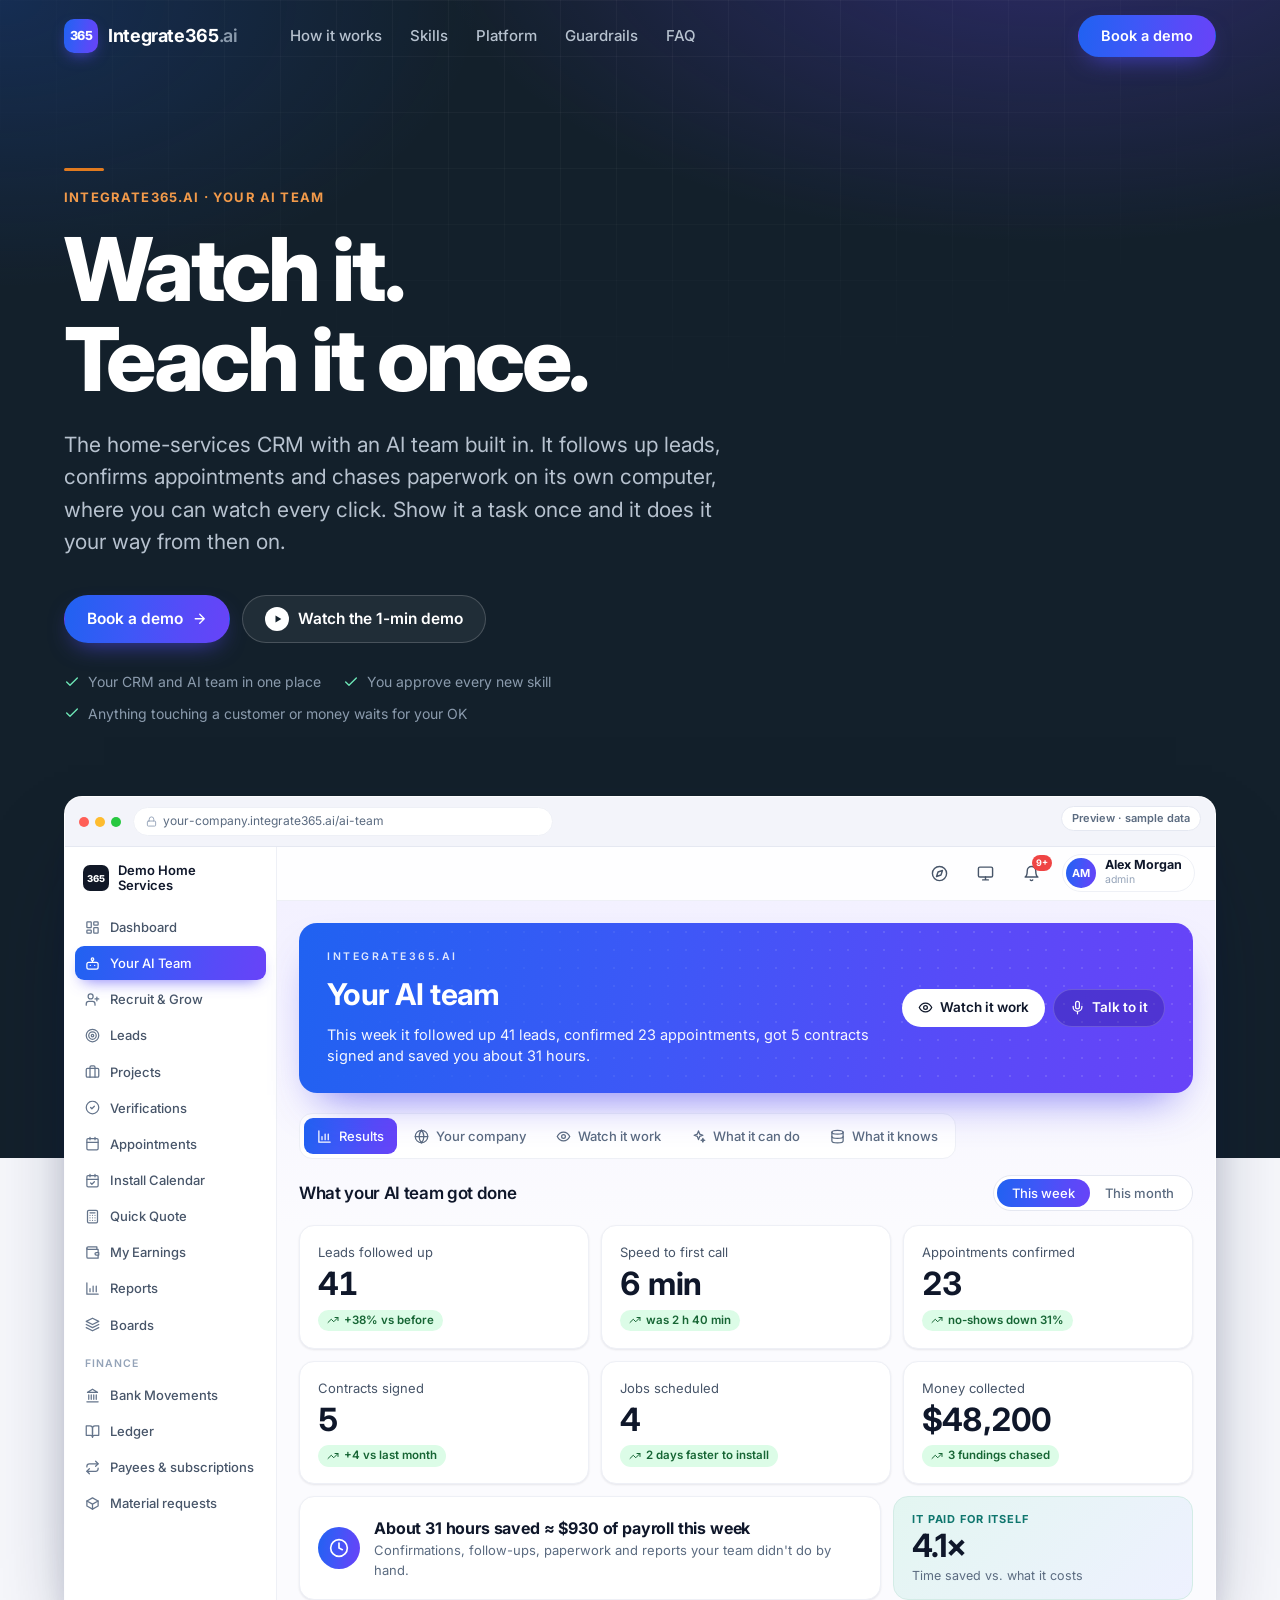
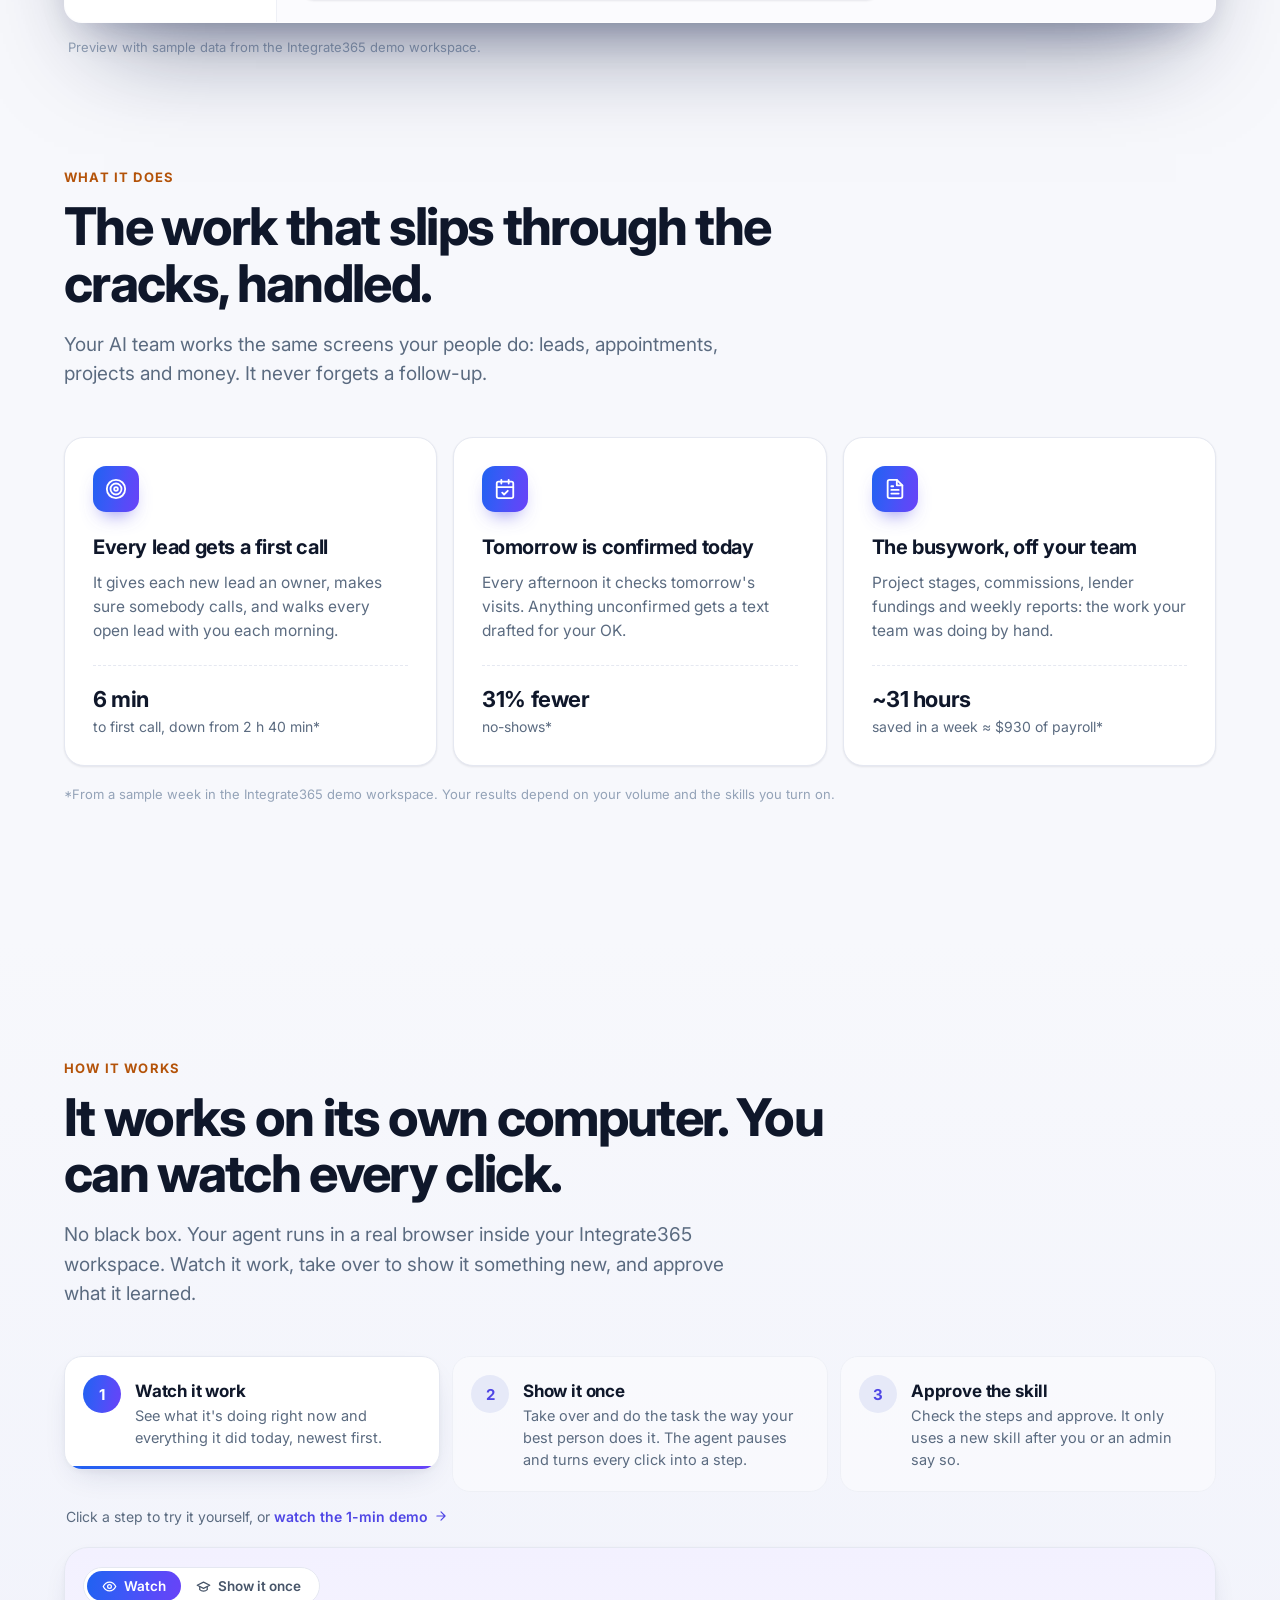
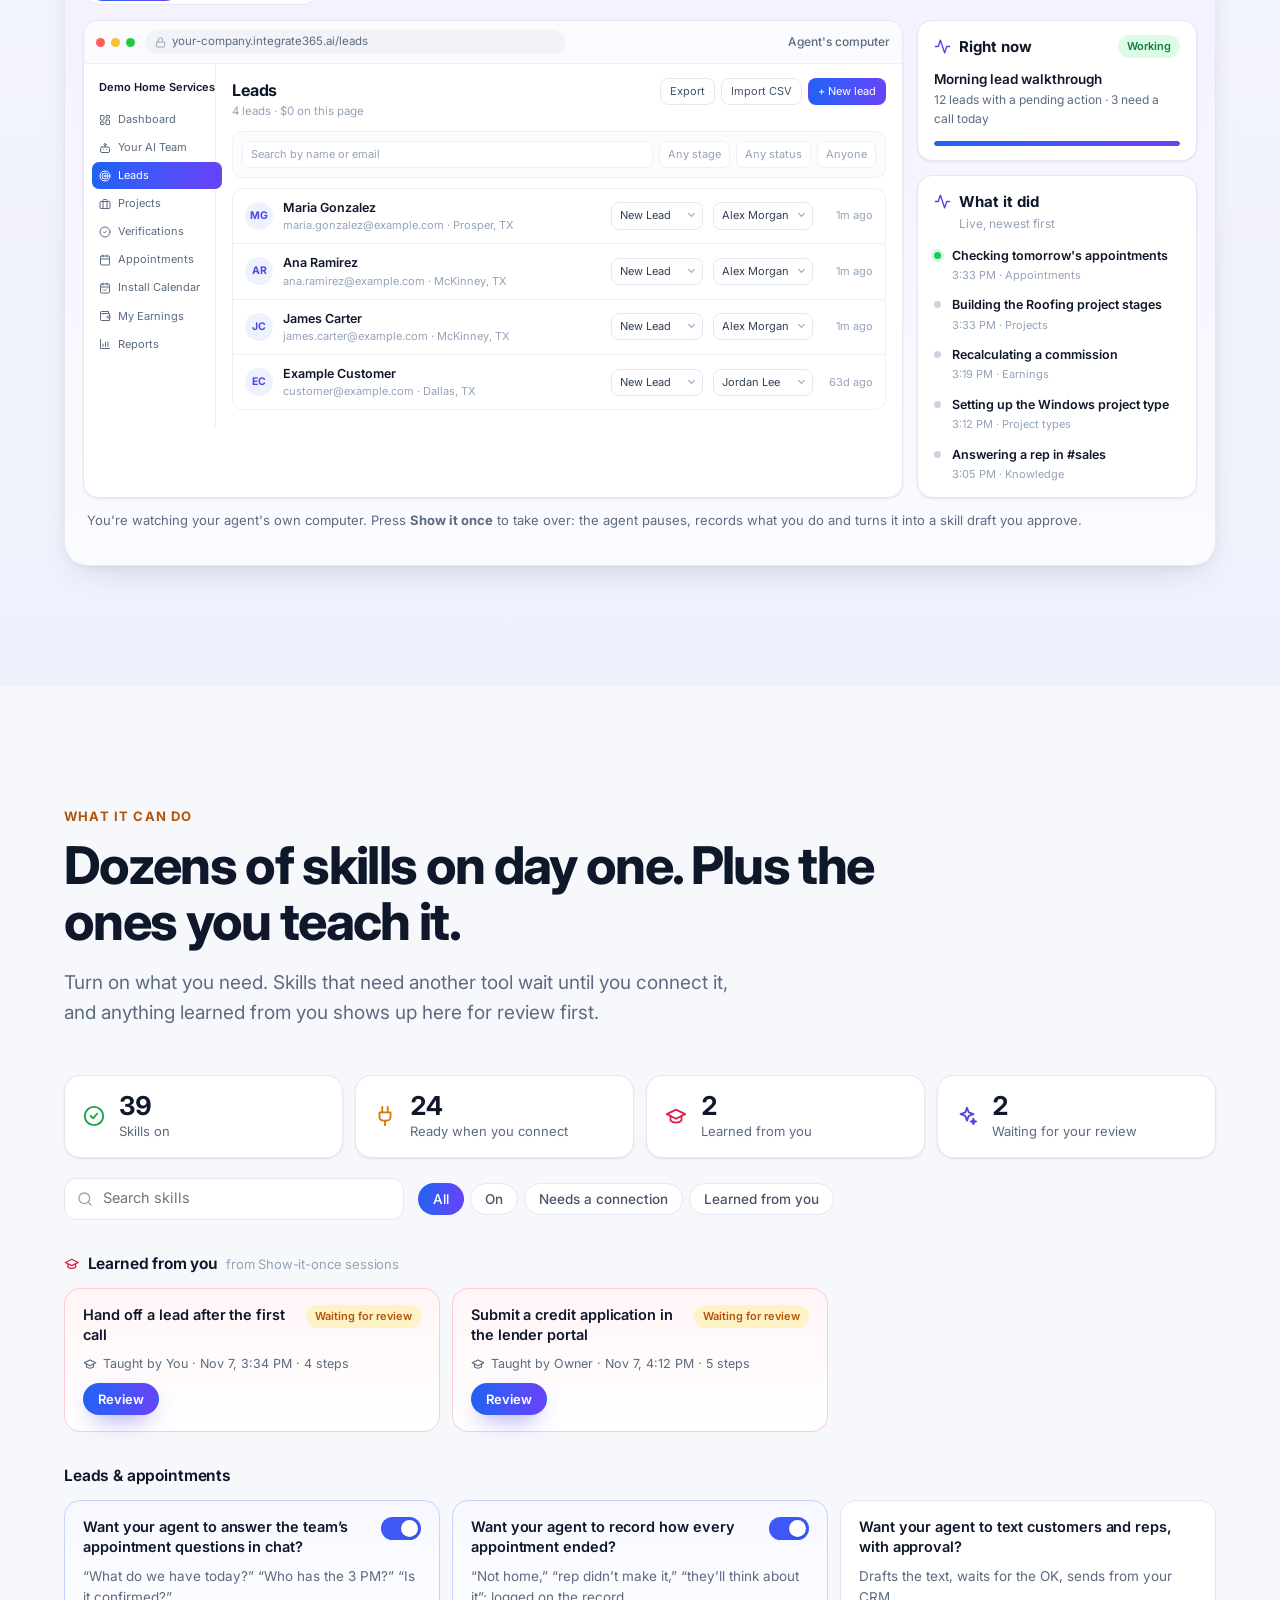
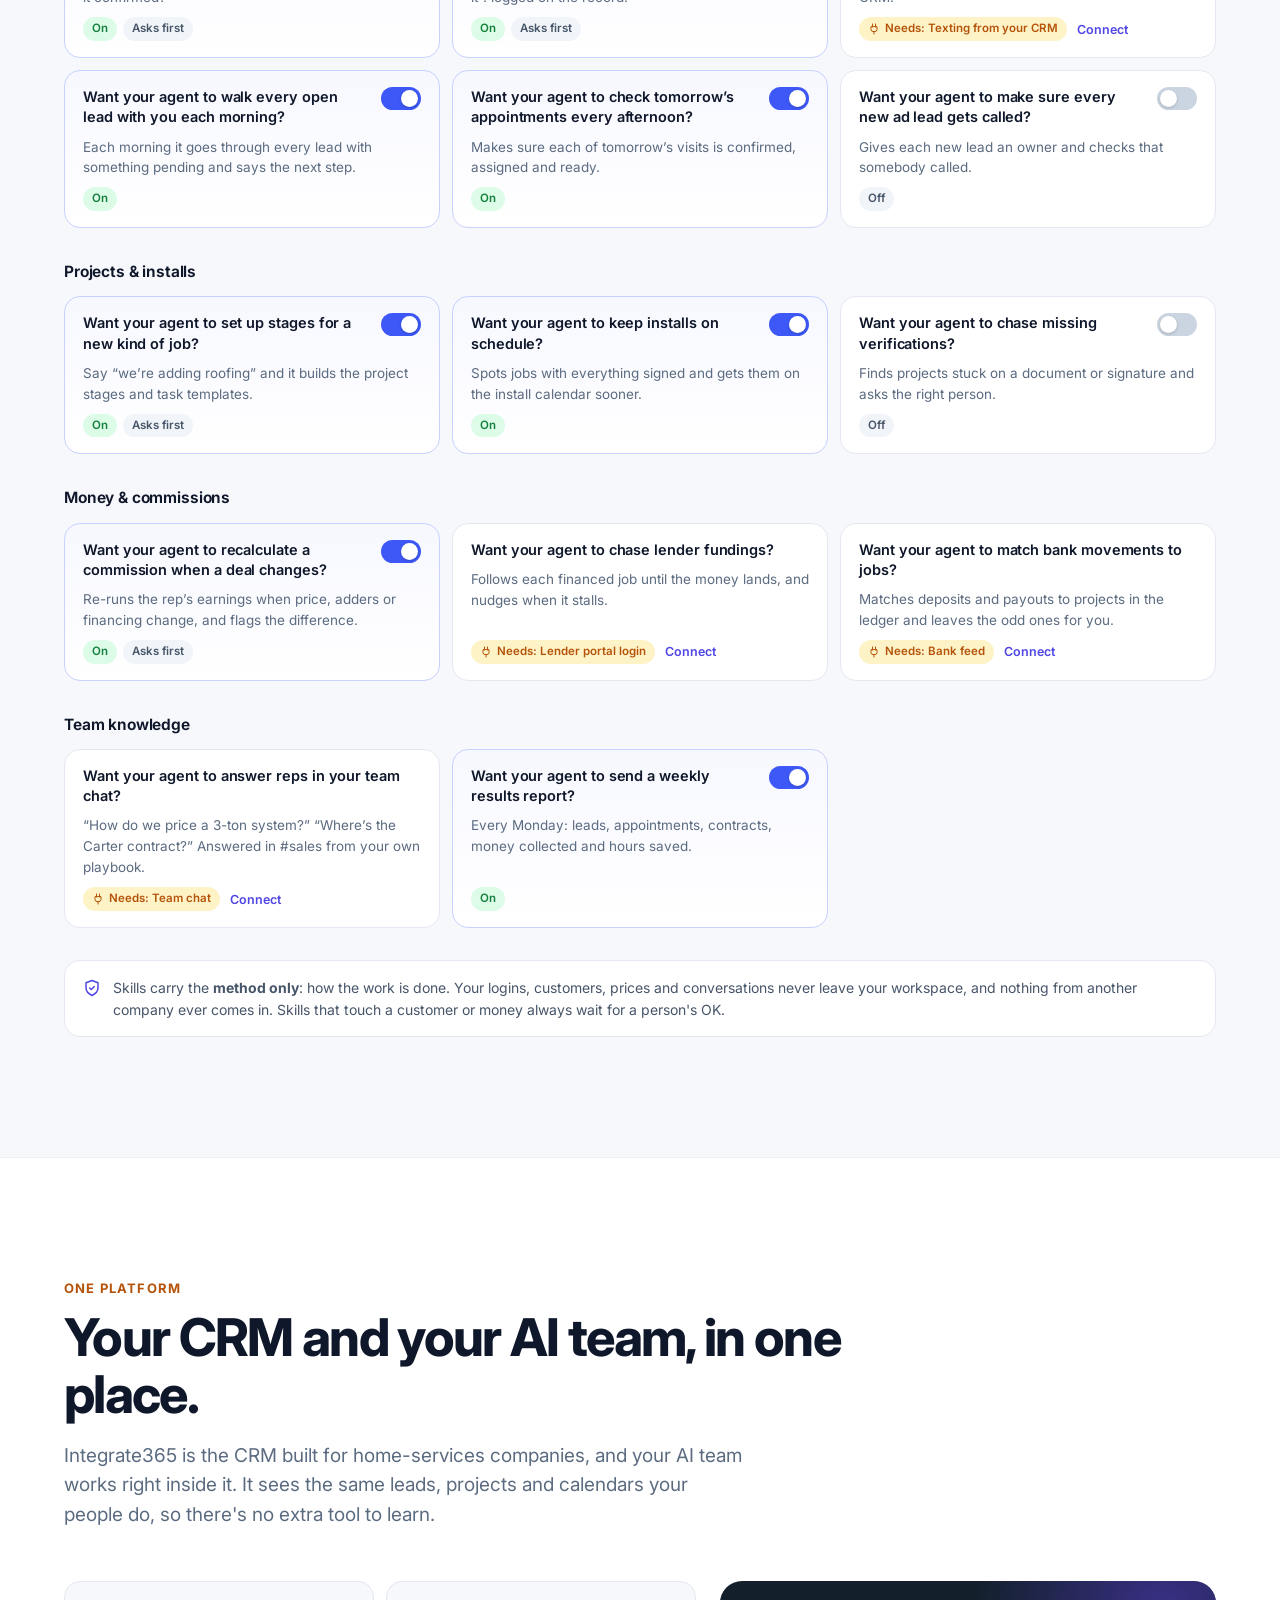
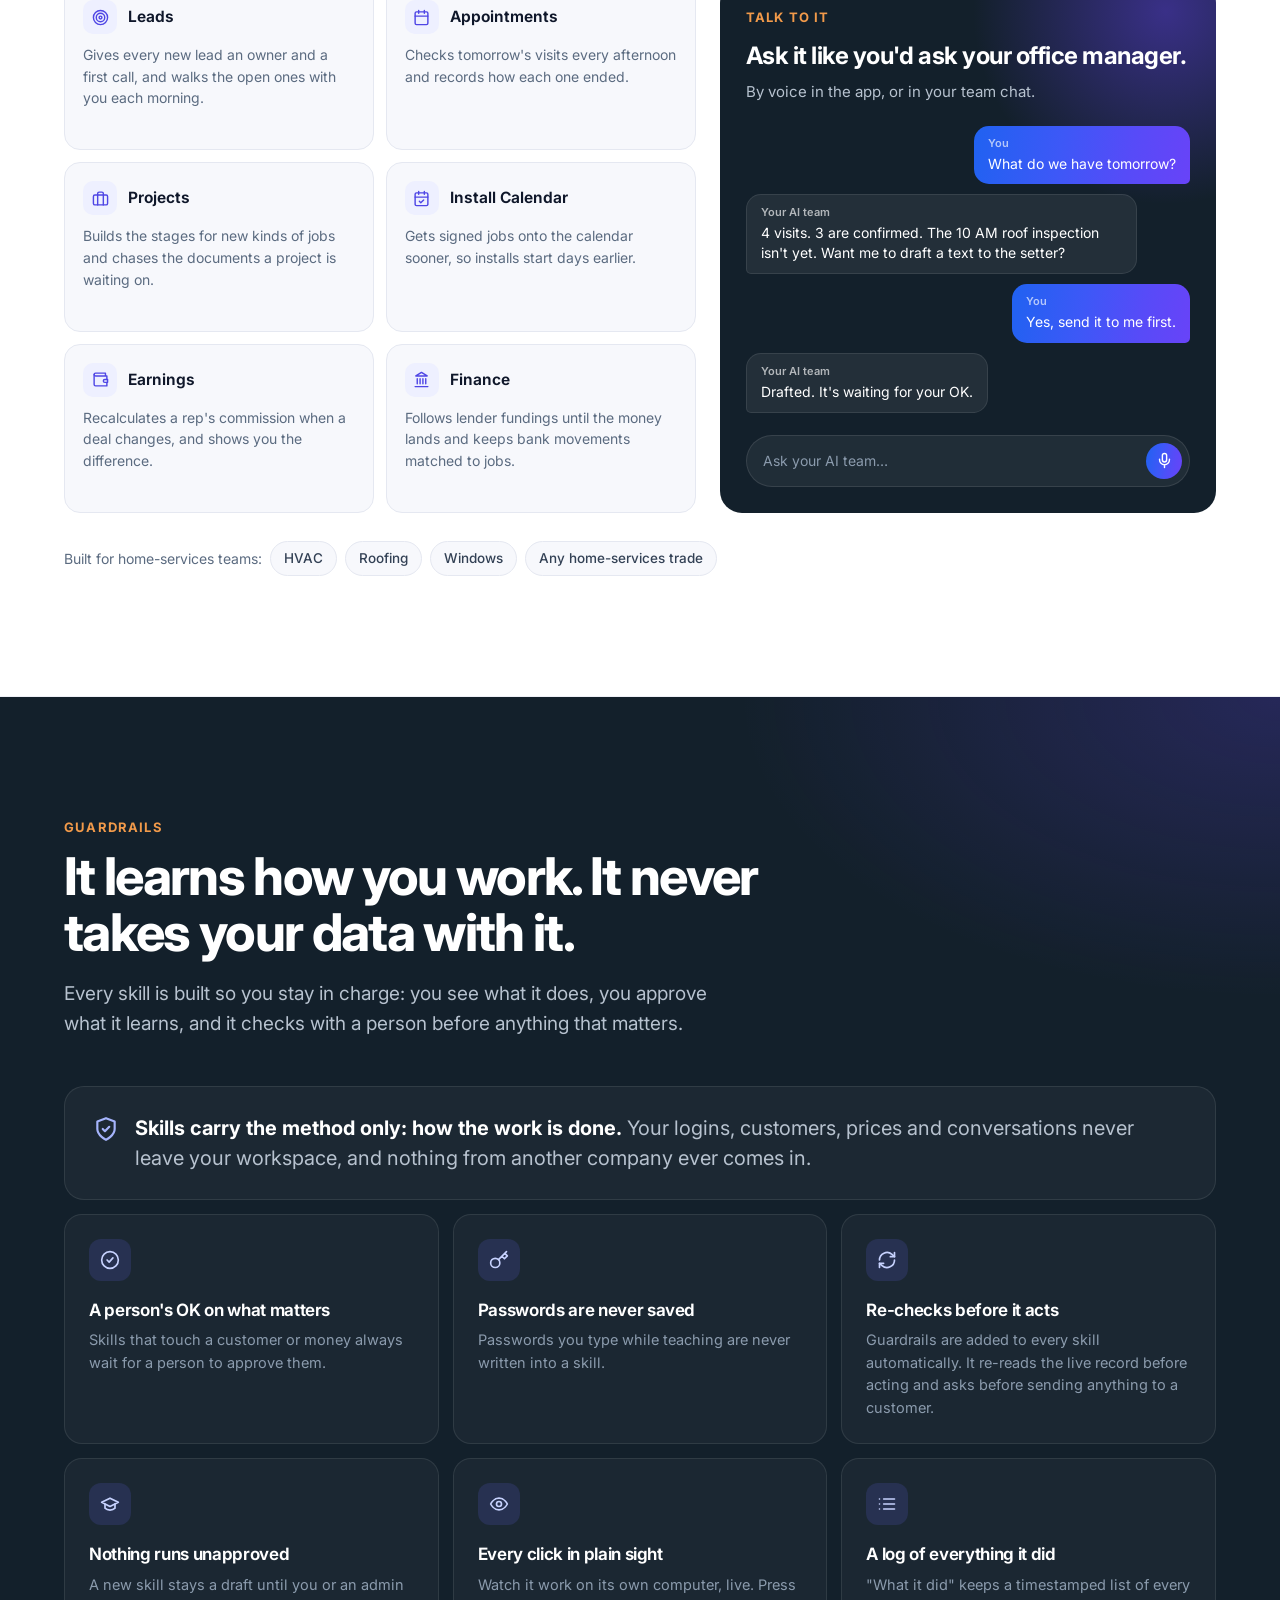
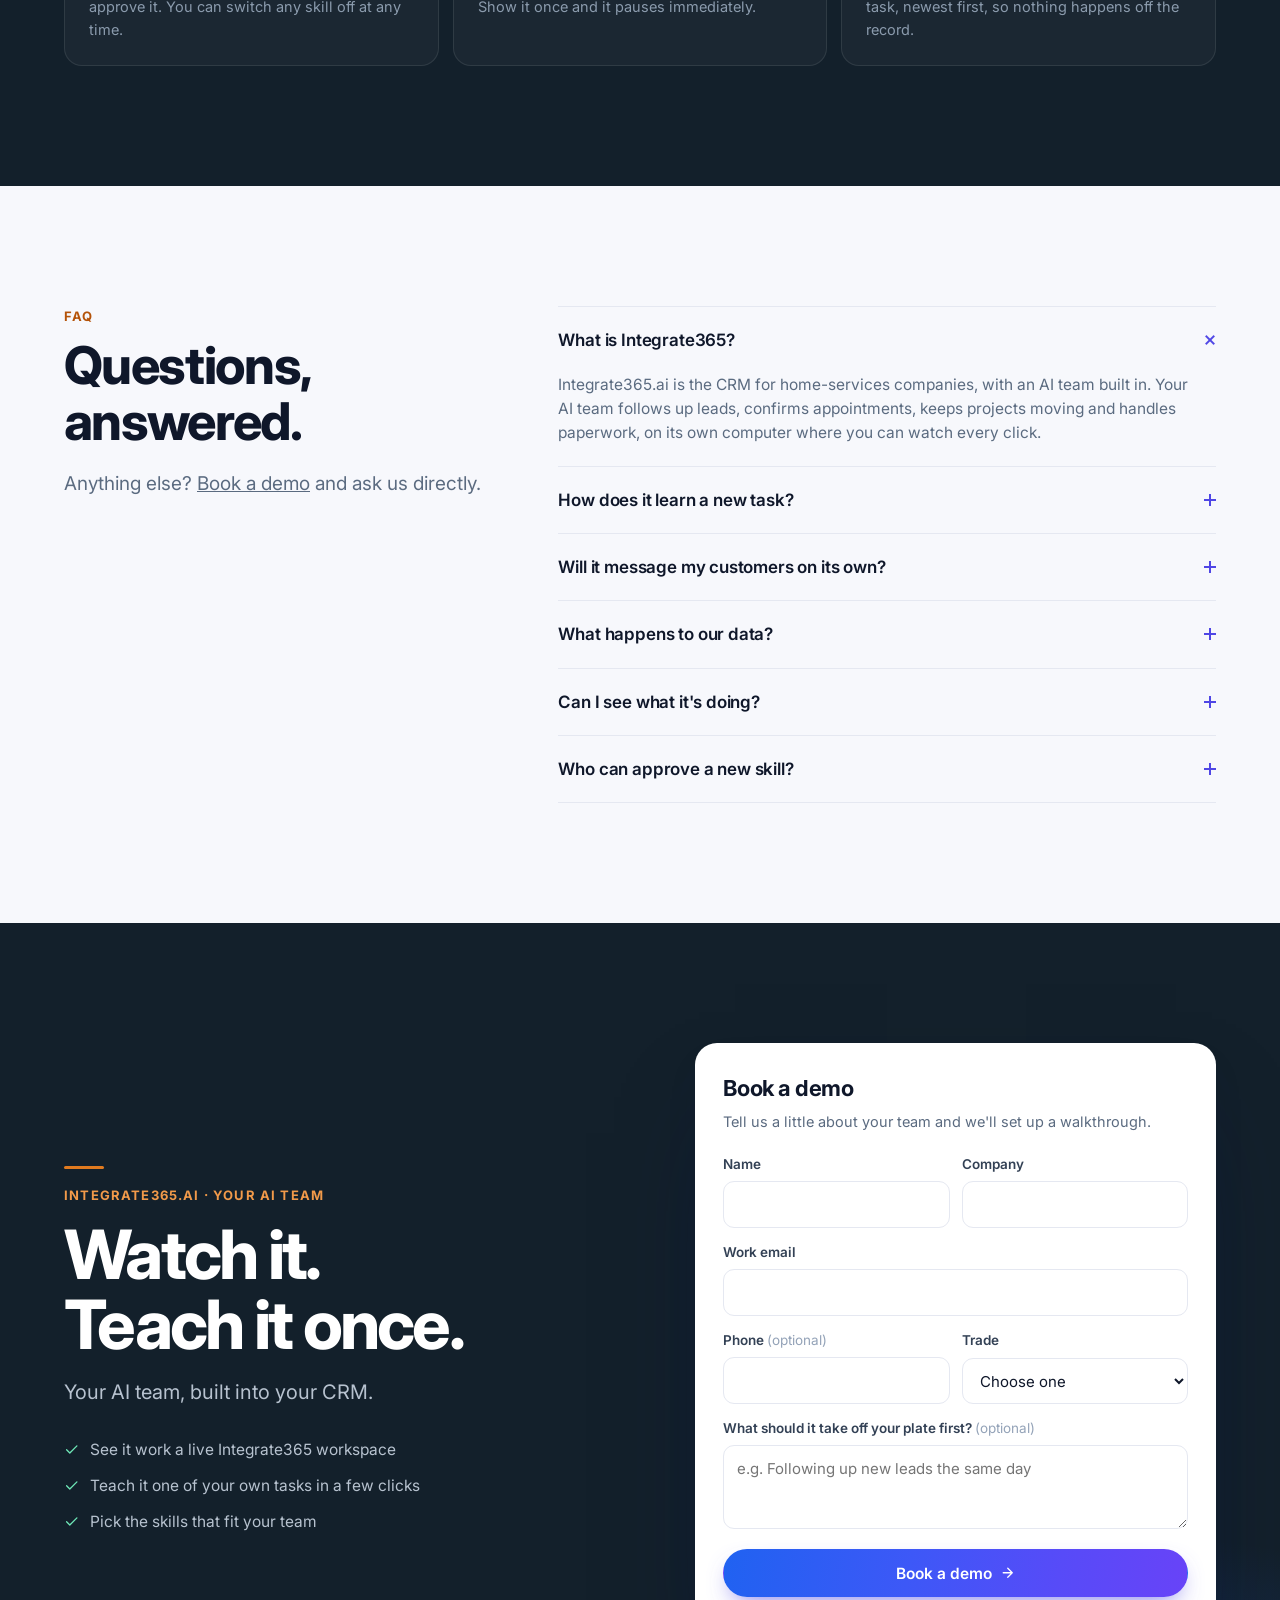
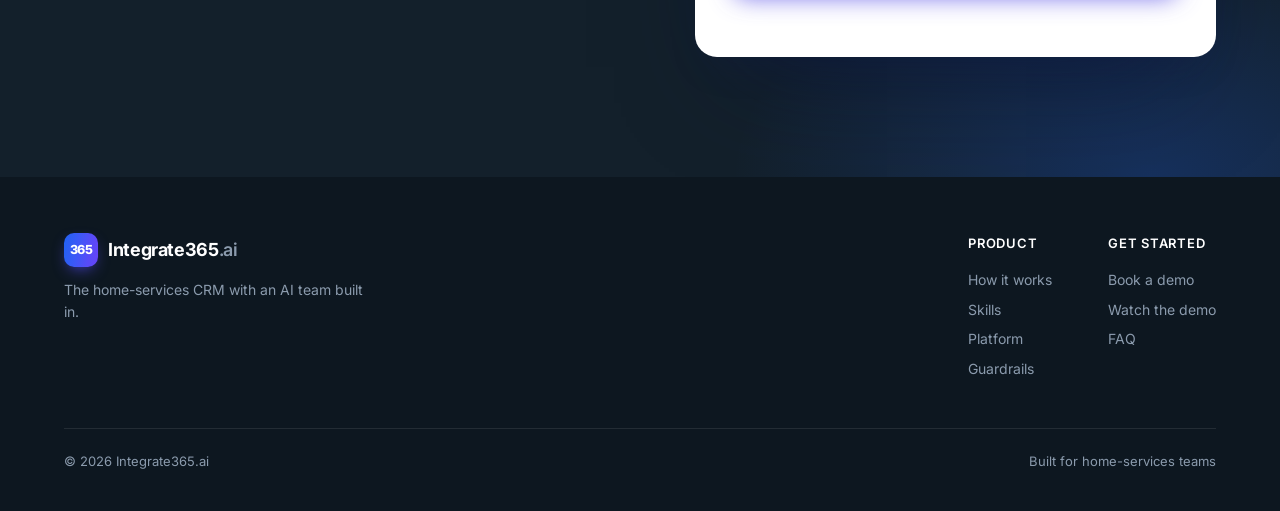
<file: integrate365-site/index.html>
<!doctype html>
<html lang="en">
<head>
<meta charset="utf-8">
<meta name="viewport" content="width=device-width, initial-scale=1">
<title>Integrate365.ai: the home-services CRM with an AI team built in</title>
<meta name="description" content="Integrate365.ai is the CRM for home-services companies, with an AI team built in. Watch it follow up leads, confirm appointments and chase paperwork, then show it a task once and it learns it.">
<link rel="canonical" href="https://integrate365.ai/">
<meta name="theme-color" content="#13202b">

<meta property="og:type" content="website">
<meta property="og:site_name" content="Integrate365.ai">
<meta property="og:url" content="https://integrate365.ai/">
<meta property="og:title" content="Integrate365.ai: Watch it. Teach it once.">
<meta property="og:description" content="The home-services CRM with an AI team built in. It follows up leads, confirms appointments and chases paperwork, and learns any task you show it once.">
<meta property="og:image" content="https://integrate365.ai/assets/og-image.png">
<meta property="og:image:width" content="1200">
<meta property="og:image:height" content="630">
<meta name="twitter:card" content="summary_large_image">
<meta name="twitter:title" content="Integrate365.ai: Watch it. Teach it once.">
<meta name="twitter:description" content="The home-services CRM with an AI team built in.">
<meta name="twitter:image" content="https://integrate365.ai/assets/og-image.png">

<link rel="icon" href="assets/favicon.svg" type="image/svg+xml">
<link rel="preconnect" href="https://fonts.googleapis.com">
<link rel="preconnect" href="https://fonts.gstatic.com" crossorigin>
<link href="https://fonts.googleapis.com/css2?family=Inter:wght@400..800&display=swap" rel="stylesheet">

<script type="application/ld+json">
{
  "@context": "https://schema.org",
  "@graph": [
    {
      "@type": "Organization",
      "name": "Integrate365.ai",
      "url": "https://integrate365.ai/",
      "logo": "https://integrate365.ai/assets/favicon.svg"
    },
    {
      "@type": "SoftwareApplication",
      "name": "Integrate365: Your AI team",
      "applicationCategory": "BusinessApplication",
      "operatingSystem": "Web",
      "url": "https://integrate365.ai/",
      "description": "The CRM for home-services companies, with an AI team built in. The AI team follows up leads, confirms appointments and chases paperwork on its own computer, where you can watch every click, and it learns any task you show it once."
    },
    {
      "@type": "FAQPage",
      "mainEntity": [
        {"@type": "Question", "name": "What is Integrate365?", "acceptedAnswer": {"@type": "Answer", "text": "Integrate365.ai is the CRM for home-services companies, with an AI team built in. Your AI team follows up leads, confirms appointments, keeps projects moving and handles paperwork, on its own computer where you can watch every click."}},
        {"@type": "Question", "name": "How does it learn a new task?", "acceptedAnswer": {"@type": "Answer", "text": "Press Show it once and do the task the way your best person does it. Talk it through if you like. The agent pauses, records each click as a step and turns it into a skill draft. It only uses the skill after you or an admin approve it."}},
        {"@type": "Question", "name": "Will it message my customers on its own?", "acceptedAnswer": {"@type": "Answer", "text": "No. Skills that touch a customer or money always wait for a person's OK. When it needs to text someone, it drafts the message and waits for approval."}},
        {"@type": "Question", "name": "What happens to our data?", "acceptedAnswer": {"@type": "Answer", "text": "Skills carry the method only: how the work is done. Your logins, customers, prices and conversations never leave your workspace, and nothing from another company ever comes in. Passwords you type while teaching are never saved in a skill."}},
        {"@type": "Question", "name": "Can I see what it's doing?", "acceptedAnswer": {"@type": "Answer", "text": "Yes. Watch it work shows the agent's own computer live, what it's doing right now, and a timestamped list of everything it did, newest first."}},
        {"@type": "Question", "name": "Who can approve a new skill?", "acceptedAnswer": {"@type": "Answer", "text": "You or an admin. Every skill learned from a Show it once session stays a draft until someone approves it, and you can turn any skill on or off at any time."}}
      ]
    }
  ]
}
</script>

<style>
/* ============ Tokens ============ */
:root{
  --navy-950:#0d1720; --navy-900:#13202b; --navy-800:#1b2938; --navy-700:#26374a;
  --on-navy:#ffffff; --on-navy-2:#b7c2cf; --on-navy-3:#8b9bad; --navy-line:rgba(255,255,255,.09);
  --orange:#e07a1f; --orange-on-navy:#f29a4a; --orange-on-light:#b45309;
  --ink:#0f172a; --ink-2:#334155; --ink-3:#5b6b80; --ink-4:#94a3b8;
  --line:#e5e8f1; --line-2:#eef0f6;
  --bg:#f7f8fc; --surface:#ffffff; --lav:#f4f2ff;
  --blue:#3d58f7; --indigo:#4f46e5; --violet:#6843f8;
  --grad:linear-gradient(100deg,#2062f1 0%,#3d58f7 40%,#574bf8 72%,#6843f8 100%);
  --green:#15803d; --green-bg:#dcfce7; --amber:#b45309; --amber-bg:#fef3c7; --red:#e11d48; --red-bg:#ffe4e6;
  --shadow-sm:0 1px 2px rgba(15,23,42,.05),0 1px 3px rgba(15,23,42,.04);
  --shadow:0 12px 32px -14px rgba(30,41,90,.20),0 2px 6px rgba(15,23,42,.04);
  --shadow-lg:0 50px 100px -40px rgba(10,20,60,.55),0 18px 40px -18px rgba(20,30,80,.30);
  --font:"Inter",system-ui,-apple-system,"Segoe UI",Roboto,Helvetica,Arial,sans-serif;
}
*,*::before,*::after{box-sizing:border-box}
html{scroll-behavior:smooth;-webkit-text-size-adjust:100%}
@media (prefers-reduced-motion: reduce){html{scroll-behavior:auto}}
body{margin:0;font-family:var(--font);color:var(--ink);background:var(--bg);line-height:1.55;-webkit-font-smoothing:antialiased;-moz-osx-font-smoothing:grayscale;overflow-x:hidden}
img,video,svg{display:block;max-width:100%}
a{color:inherit}
button{font-family:inherit}
:focus-visible{outline:3px solid #818cf8;outline-offset:2px;border-radius:8px}
.sr-only{position:absolute;width:1px;height:1px;padding:0;margin:-1px;overflow:hidden;clip:rect(0,0,0,0);white-space:nowrap;border:0}
.i{width:1em;height:1em;stroke:currentColor;fill:none;stroke-width:2;stroke-linecap:round;stroke-linejoin:round;flex:none}
.wrap{max-width:1200px;margin:0 auto;padding:0 24px}
@media (max-width:600px){.wrap{padding:0 16px}}
section{scroll-margin-top:72px}

/* ============ Type ============ */
.kicker::before{content:"";display:block;width:40px;height:3px;border-radius:2px;background:var(--orange);margin-bottom:16px}
.eyebrow{display:block;font-size:13px;font-weight:700;letter-spacing:.09em;text-transform:uppercase;color:var(--orange-on-light)}
.on-navy .eyebrow,.hero .eyebrow{color:var(--orange-on-navy)}
h1,h2,h3,h4{margin:0;letter-spacing:-.02em}
h1{font-size:clamp(44px,7.2vw,88px);line-height:1.02;font-weight:800;letter-spacing:-.04em}
h2{font-size:clamp(32px,4.4vw,52px);line-height:1.08;font-weight:750;letter-spacing:-.032em}
.lead{font-size:clamp(17px,1.6vw,19px);color:var(--ink-3);max-width:680px;margin:18px 0 0}
.on-navy .lead{color:var(--on-navy-2)}
.sec{padding:120px 0}
.sec-head h2{margin-top:12px;max-width:820px}
@media (max-width:760px){.sec{padding:84px 0}}

/* ============ Buttons ============ */
.btn{display:inline-flex;align-items:center;justify-content:center;gap:.55rem;height:48px;padding:0 22px;border-radius:999px;font-weight:600;font-size:15.5px;text-decoration:none;border:1px solid transparent;cursor:pointer;transition:transform .15s ease,box-shadow .2s ease,background .2s ease;white-space:nowrap}
.btn:hover{transform:translateY(-1px)}
.btn:active{transform:none}
.btn-primary{background:var(--grad);color:#fff;box-shadow:0 10px 24px -10px rgba(79,70,229,.8)}
.btn-primary:hover{box-shadow:0 14px 30px -10px rgba(79,70,229,.9)}
.btn-ghost{background:rgba(255,255,255,.06);color:#fff;border-color:rgba(255,255,255,.18)}
.btn-ghost:hover{background:rgba(255,255,255,.12)}
.btn-ghost .play{width:24px;height:24px;border-radius:50%;background:#fff;color:var(--navy-900);display:grid;place-items:center}
.btn-ghost .play svg{width:10px;height:10px;fill:currentColor;stroke:none;margin-left:2px}
.btn-sm{height:38px;padding:0 16px;font-size:14px}
.btn-xs{height:32px;padding:0 14px;font-size:13px}
.btn-text{border:0;background:none;font:inherit;font-size:14px;font-weight:600;color:var(--ink-3);padding:8px 12px;border-radius:999px;cursor:pointer}
.btn-text:hover{background:#f1f5f9}

/* ============ Header ============ */
.site-header{position:fixed;inset:0 0 auto 0;z-index:50;transition:background .25s ease,box-shadow .25s ease,backdrop-filter .25s}
.site-header.scrolled,.site-header.menu-open{background:rgba(19,32,43,.86);backdrop-filter:saturate(160%) blur(14px);-webkit-backdrop-filter:saturate(160%) blur(14px);box-shadow:0 1px 0 var(--navy-line)}
.nav{display:flex;align-items:center;gap:28px;height:72px;color:#fff}
.brand{display:inline-flex;align-items:center;gap:10px;text-decoration:none;font-weight:700;font-size:18px;letter-spacing:-.02em}
.brand-mark{width:34px;height:34px;border-radius:10px;background:var(--grad);display:grid;place-items:center;font-size:12.5px;font-weight:800;letter-spacing:-.03em;color:#fff;box-shadow:0 6px 16px -6px rgba(87,75,248,.9)}
.brand-name span{color:var(--on-navy-3);font-weight:600}
.nav-links{display:flex;gap:4px;margin-left:12px}
.nav-links a{color:var(--on-navy-2);text-decoration:none;font-size:15px;font-weight:500;padding:8px 12px;border-radius:999px;transition:color .2s,background .2s}
.nav-links a:hover{color:#fff;background:rgba(255,255,255,.06)}
.nav-cta{margin-left:auto;display:flex;gap:10px;align-items:center}
.nav-cta .btn{height:42px;font-size:14.5px}
.menu-btn{display:none;margin-left:auto;width:42px;height:42px;border-radius:12px;border:1px solid var(--navy-line);background:rgba(255,255,255,.05);color:#fff;cursor:pointer;align-items:center;justify-content:center}
.menu-btn .i{width:20px;height:20px}
.mobile-menu{display:none}
@media (max-width:960px){
  .nav-links,.nav-cta{display:none}
  .menu-btn{display:inline-flex}
  .site-header.menu-open .mobile-menu{display:grid;gap:4px;padding:8px 16px 20px}
  .mobile-menu a{color:#fff;text-decoration:none;font-size:17px;font-weight:500;padding:12px 8px;border-bottom:1px solid var(--navy-line)}
  .mobile-menu .btn{margin-top:14px;border-bottom:0}
}

/* ============ Hero ============ */
.hero{position:relative;background:
  radial-gradient(1000px 520px at 82% -10%,rgba(104,67,248,.30),transparent 62%),
  radial-gradient(800px 480px at 0% 0%,rgba(32,98,241,.20),transparent 60%),
  var(--navy-900);color:#fff;padding:168px 0 72px;overflow:hidden}
.hero::before{content:"";position:absolute;inset:0;background-image:linear-gradient(rgba(255,255,255,.035) 1px,transparent 1px),linear-gradient(90deg,rgba(255,255,255,.035) 1px,transparent 1px);background-size:56px 56px;-webkit-mask-image:radial-gradient(ellipse 80% 70% at 50% 0%,#000 25%,transparent 75%);mask-image:radial-gradient(ellipse 80% 70% at 50% 0%,#000 25%,transparent 75%);pointer-events:none}
.hero .wrap{position:relative}
.hero-copy{max-width:860px}
.hero h1{margin-top:18px}
.hero-sub{font-size:clamp(18px,1.9vw,21px);color:var(--on-navy-2);max-width:660px;margin:24px 0 0;line-height:1.55}
.hero-ctas{display:flex;flex-wrap:wrap;gap:12px;margin-top:36px}
.hero-meta{display:flex;flex-wrap:wrap;gap:10px 22px;margin:28px 0 0;padding:0;list-style:none;color:var(--on-navy-3);font-size:14px}
.hero-meta li{display:flex;align-items:center;gap:8px}
.hero-meta .i{color:#6ee7b7;width:16px;height:16px}
.fade-up{animation:fadeUp .8s cubic-bezier(.2,.7,.2,1) both}
.fade-up.d1{animation-delay:.08s}.fade-up.d2{animation-delay:.16s}.fade-up.d3{animation-delay:.24s}.fade-up.d4{animation-delay:.32s}
@keyframes fadeUp{from{opacity:0;transform:translateY(16px)}to{opacity:1;transform:none}}
@media (max-width:600px){.hero{padding:128px 0 48px}.hero-ctas .btn{flex:1 1 100%}}

/* ============ Product shot (Results) ============ */
.shot-band{background:linear-gradient(to bottom,var(--navy-900) 0,var(--navy-900) 42%,var(--bg) 42%,var(--bg) 100%)}
.shot-note{display:flex;justify-content:space-between;gap:16px;flex-wrap:wrap;font-size:13px;color:var(--ink-4);padding:14px 4px 0}
.app{position:relative;border-radius:18px;overflow:hidden;background:#fbfbfe;box-shadow:var(--shadow-lg);border:1px solid rgba(255,255,255,.5);font-size:13px;color:var(--ink)}
.app-chrome{display:flex;align-items:center;gap:12px;padding:10px 14px;background:#f3f4fa;border-bottom:1px solid var(--line)}
.dots{display:inline-flex;gap:6px;flex:none}
.dots i{width:10px;height:10px;border-radius:50%;background:#ff5f57}
.dots i:nth-child(2){background:#febc2e}.dots i:nth-child(3){background:#28c840}
.url{flex:1;min-width:0;display:flex;align-items:center;gap:6px;background:#fff;border:1px solid var(--line-2);border-radius:999px;padding:4px 12px;color:var(--ink-3);font-size:12px;white-space:nowrap;overflow:hidden;text-overflow:ellipsis;max-width:420px}
.url .i{width:11px;height:11px;color:var(--ink-4)}
.app-grid{display:grid;grid-template-columns:212px minmax(0,1fr)}
.app-side{background:#fff;border-right:1px solid var(--line-2);padding:14px 10px 18px}
.side-brand{display:flex;align-items:center;gap:9px;padding:2px 8px 16px;font-weight:600;font-size:13px;line-height:1.2}
.side-brand .mk{width:26px;height:26px;border-radius:7px;background:#111827;color:#fff;font-size:9.5px;font-weight:800;display:grid;place-items:center;letter-spacing:-.03em}
.side-nav{display:grid;gap:2px}
.side-nav span{display:flex;align-items:center;gap:10px;padding:7px 10px;border-radius:9px;color:#475569;font-weight:500;font-size:13px;white-space:nowrap}
.side-nav span .i{width:15px;height:15px;color:#64748b}
.side-nav span.on{background:var(--grad);color:#fff;box-shadow:0 8px 16px -8px rgba(87,75,248,.8)}
.side-nav span.on .i{color:#fff}
.side-label{font-size:10.5px;letter-spacing:.09em;color:var(--ink-4);font-weight:600;padding:14px 10px 6px}
.app-top{height:54px;display:flex;align-items:center;justify-content:flex-end;gap:16px;padding:0 20px;border-bottom:1px solid var(--line-2);background:rgba(255,255,255,.8)}
.top-ic{width:30px;height:30px;border-radius:50%;display:grid;place-items:center;color:#475569;position:relative}
.top-ic .i{width:17px;height:17px}
.top-ic .n{position:absolute;top:-3px;right:-6px;background:#ef4444;color:#fff;font-size:9px;font-weight:700;border-radius:999px;padding:1px 4px}
.me{display:flex;align-items:center;gap:9px;border:1px solid var(--line-2);border-radius:999px;padding:3px 12px 3px 3px;background:#fff}
.me .av{width:30px;height:30px;border-radius:50%;background:var(--grad);color:#fff;font-size:11px;font-weight:700;display:grid;place-items:center}
.me b{display:block;font-size:12.5px;line-height:1.1}
.me small{display:block;font-size:10.5px;color:var(--ink-4)}
.app-body{padding:22px;background:linear-gradient(180deg,#f3f1ff 0%,#fbfbfe 45%)}
.banner{position:relative;overflow:hidden;display:flex;align-items:center;justify-content:space-between;gap:20px;background:var(--grad);color:#fff;border-radius:18px;padding:26px 28px;box-shadow:0 22px 44px -20px rgba(70,60,240,.7)}
.banner::after{content:"";position:absolute;inset:0;background-image:radial-gradient(rgba(255,255,255,.12) 1px,transparent 1px);background-size:18px 18px;-webkit-mask-image:linear-gradient(90deg,transparent,#000 70%);mask-image:linear-gradient(90deg,transparent,#000 70%);pointer-events:none}
.banner>*{position:relative;z-index:1}
.banner small{display:block;font-size:10.5px;letter-spacing:.24em;font-weight:600;opacity:.85}
.banner h3{font-size:30px;font-weight:700;letter-spacing:-.02em;margin:6px 0 6px}
.banner p{margin:0;max-width:560px;font-size:14.5px;line-height:1.5;opacity:.95}
.banner-btns{display:flex;gap:8px;flex:none}
.b-btn{display:inline-flex;align-items:center;gap:7px;height:38px;padding:0 16px;border-radius:999px;font-weight:600;font-size:13.5px;text-decoration:none;white-space:nowrap}
.b-btn .i{width:15px;height:15px}
.b-btn.white{background:#fff;color:var(--ink)}
.b-btn.soft{background:rgba(40,20,140,.35);color:#fff;border:1px solid rgba(255,255,255,.18)}
.tabs{display:flex;gap:4px;width:max-content;max-width:100%;overflow-x:auto;padding:4px;background:#fff;border:1px solid var(--line-2);border-radius:13px;margin:20px 0 16px;scrollbar-width:none}
.tabs::-webkit-scrollbar{display:none}
.tabs a{display:flex;align-items:center;gap:7px;padding:8px 13px;border-radius:9px;color:var(--ink-3);font-weight:500;text-decoration:none;white-space:nowrap;transition:background .2s,color .2s}
.tabs a:hover{background:#f4f5fb;color:var(--ink)}
.tabs a .i{width:15px;height:15px}
.tabs a.on{background:var(--grad);color:#fff}
.res-head{display:flex;align-items:center;justify-content:space-between;gap:12px;margin-bottom:14px;flex-wrap:wrap}
.res-head h4{font-size:17px;font-weight:600}
.period{display:inline-flex;border:1px solid var(--line);background:#fff;border-radius:999px;padding:3px}
.period button{border:0;background:none;padding:6px 15px;border-radius:999px;font-size:13px;font-weight:500;color:var(--ink-3);cursor:pointer}
.period button[aria-pressed="true"]{background:var(--grad);color:#fff}
.stats{display:grid;grid-template-columns:repeat(3,minmax(0,1fr));gap:12px}
.stat{background:#fff;border:1px solid var(--line-2);border-radius:15px;padding:16px 18px;box-shadow:var(--shadow-sm)}
.stat .k{color:#475569;font-size:13px}
.stat .v{font-size:32px;font-weight:700;letter-spacing:-.025em;margin:4px 0 8px;font-variant-numeric:tabular-nums;line-height:1.1}
.delta{display:inline-flex;align-items:center;gap:5px;background:var(--green-bg);color:#166534;font-size:11.5px;font-weight:600;padding:2px 9px;border-radius:999px}
.delta .i{width:12px;height:12px}
.saved{display:grid;grid-template-columns:minmax(0,1fr) 300px;gap:12px;margin-top:12px}
.saved-main{display:flex;align-items:center;gap:14px;background:#fff;border:1px solid var(--line-2);border-radius:15px;padding:16px 18px;box-shadow:var(--shadow-sm)}
.saved-main .ic{width:42px;height:42px;border-radius:50%;background:var(--grad);color:#fff;display:grid;place-items:center;flex:none}
.saved-main .ic .i{width:20px;height:20px}
.saved-main b{display:block;font-size:16px;letter-spacing:-.01em}
.saved-main span{display:block;color:var(--ink-3);font-size:13px}
.roi{background:linear-gradient(135deg,#e3f6f1,#eef1ff);border:1px solid #d3ece6;border-radius:15px;padding:14px 18px}
.roi small{display:block;font-size:11px;letter-spacing:.08em;font-weight:700;color:#0f766e}
.roi b{display:block;font-size:32px;letter-spacing:-.03em;line-height:1.15}
.roi span{font-size:12.5px;color:var(--ink-3)}
.sample-pill{position:absolute;right:14px;top:9px;font-size:11px;font-weight:600;color:var(--ink-3);background:#fff;border:1px solid var(--line);border-radius:999px;padding:3px 10px}
@media (max-width:1000px){.app-grid{grid-template-columns:minmax(0,1fr)}.app-side{display:none}}
@media (max-width:760px){
  .banner{flex-direction:column;align-items:flex-start;padding:22px}
  .banner h3{font-size:26px}
  .stats{grid-template-columns:repeat(2,minmax(0,1fr))}
  .saved{grid-template-columns:minmax(0,1fr)}
  .me div{display:none}
  .app-body{padding:14px}
  .stat .v{font-size:26px}
  .sample-pill{display:none}
}
@media (max-width:420px){.banner-btns{width:100%}.b-btn{flex:1;justify-content:center}.stat{padding:14px}}

/* ============ What it does ============ */
.what{padding-top:110px}
.trio{display:grid;grid-template-columns:repeat(3,minmax(0,1fr));gap:16px;margin-top:48px}
.tri{background:#fff;border:1px solid var(--line);border-radius:20px;padding:28px;box-shadow:var(--shadow-sm);display:flex;flex-direction:column}
.tri-ic{width:46px;height:46px;border-radius:13px;background:var(--grad);color:#fff;display:grid;place-items:center;box-shadow:0 10px 20px -10px rgba(79,70,229,.8)}
.tri-ic .i{width:22px;height:22px}
.tri h3{font-size:20px;margin:20px 0 8px;font-weight:700}
.tri p{margin:0;color:var(--ink-3);font-size:15.5px;flex:1}
.tri-stat{margin-top:22px;padding-top:16px;border-top:1px dashed var(--line);font-size:14px;color:var(--ink-3)}
.tri-stat b{color:var(--ink);font-size:22px;letter-spacing:-.02em;display:block}
.footnote{font-size:13px;color:var(--ink-4);margin-top:18px}
@media (max-width:900px){.trio{grid-template-columns:minmax(0,1fr)}}

/* ============ How it works ============ */
.how{background:linear-gradient(180deg,var(--bg),#eef0fb 100%)}
.how-grid{display:grid;grid-template-columns:minmax(0,1fr);gap:20px;margin-top:48px}
.steps{list-style:none;margin:0;padding:0;display:grid;grid-template-columns:repeat(3,minmax(0,1fr));gap:12px}
.step{position:relative;overflow:hidden;display:grid;grid-template-columns:38px minmax(0,1fr);gap:14px;width:100%;text-align:left;padding:18px 18px 20px;border-radius:18px;border:1px solid var(--line-2);background:rgba(255,255,255,.45);color:inherit;cursor:pointer;transition:background .25s,border-color .25s,box-shadow .25s}
.step:hover{background:rgba(255,255,255,.6)}
.step.is-active{background:#fff;border-color:var(--line);box-shadow:var(--shadow)}
.step-n{width:38px;height:38px;border-radius:50%;display:grid;place-items:center;background:#e6e9f8;color:var(--indigo);font-weight:700;font-size:15px;transition:background .25s,color .25s}
.step.is-active .step-n{background:var(--grad);color:#fff}
.step.is-active[data-mode="teach"] .step-n{background:#e11d48}
.step strong{display:block;font-size:17px;margin:6px 0 4px;letter-spacing:-.01em}
.step-text{display:block;color:var(--ink-3);font-size:14.5px;line-height:1.5}
.step-bar{position:absolute;left:0;right:0;bottom:0;height:3px}
.step-bar span{display:block;height:100%;width:0;background:var(--grad)}
.how-aside{margin:14px 2px 0;font-size:14px;color:var(--ink-3)}
.how-aside button{border:0;background:none;padding:0;color:var(--indigo);font:inherit;font-weight:600;cursor:pointer;display:inline-flex;align-items:center;gap:6px}
.how-aside button:hover{text-decoration:underline}

.stage{position:relative;background:linear-gradient(180deg,#f3f1ff,#fafbff);border:1px solid var(--line);border-radius:24px;padding:18px;box-shadow:var(--shadow);overflow:hidden;font-size:13px}
.stage-bar{display:flex;align-items:center;gap:10px;margin-bottom:14px;min-height:40px;flex-wrap:wrap}
.seg{display:inline-flex;background:#fff;border:1px solid var(--line);border-radius:999px;padding:3px}
.seg-btn{border:0;background:none;font-weight:600;font-size:13.5px;color:#475569;padding:7px 15px;border-radius:999px;display:inline-flex;gap:7px;align-items:center;cursor:pointer;transition:background .2s,color .2s}
.seg-btn .i{width:15px;height:15px}
.seg-btn[aria-pressed="true"]{background:var(--grad);color:#fff}
.stage[data-mode="teach"] .seg-btn[data-mode="teach"]{background:#e11d48;color:#fff}
.rec{display:none;align-items:center;gap:6px;background:var(--red-bg);color:var(--red);font-size:12px;font-weight:700;padding:5px 11px;border-radius:999px;font-variant-numeric:tabular-nums}
.rec-dot{width:7px;height:7px;border-radius:50%;background:currentColor;animation:blink 1.1s infinite}
.stage[data-mode="teach"] .rec{display:inline-flex}
.done-btn{display:none;margin-left:auto;align-items:center;gap:7px;height:36px;padding:0 15px;border-radius:10px;border:0;background:var(--grad);color:#fff;font-weight:600;font-size:13.5px;cursor:pointer}
.done-btn .i{width:14px;height:14px}
.stage[data-mode="teach"] .done-btn{display:inline-flex}
.done-btn.pulse{animation:pulse 1.3s ease-in-out infinite}
.stage-grid{display:grid;grid-template-columns:minmax(0,1fr) 280px;gap:14px}
.browser{position:relative;background:#fff;border:1px solid var(--line);border-radius:15px;overflow:hidden;box-shadow:var(--shadow-sm);transition:border-color .3s,box-shadow .3s}
.stage[data-mode="teach"] .browser{border-color:#f43f5e;box-shadow:0 0 0 2px rgba(244,63,94,.28)}
.browser-chrome{display:flex;align-items:center;gap:10px;padding:9px 12px;border-bottom:1px solid var(--line-2);background:#fafbff;font-size:12px;color:var(--ink-3)}
.browser-chrome .dots i{width:9px;height:9px}
.browser-chrome .url{font-size:11.5px;padding:3px 10px;background:#f1f3f9;border:0}
.agent-label{margin-left:auto;font-weight:500;white-space:nowrap}
.rec-banner{display:none;align-items:center;gap:8px;background:#e11d48;color:#fff;font-size:12px;font-weight:600;padding:6px 12px}
.stage[data-mode="teach"] .rec-banner{display:flex}
.browser-body{display:grid;grid-template-columns:132px minmax(0,1fr);min-height:340px}
.mini-side{border-right:1px solid var(--line-2);padding:10px 8px;display:grid;gap:1px;align-content:start}
.mini-side span{display:flex;align-items:center;gap:7px;padding:5px 7px;border-radius:7px;font-size:11px;color:var(--ink-3);white-space:nowrap}
.mini-side span .i{width:12px;height:12px}
.mini-side span.on{background:var(--grad);color:#fff}
.mini-brand{font-weight:600;color:var(--ink)!important;font-size:11px!important;padding-bottom:9px!important}
.leads{padding:14px 16px 18px;min-width:0}
.leads-head{display:flex;justify-content:space-between;align-items:flex-start;gap:10px;margin-bottom:10px}
.leads-title{font-weight:700;font-size:16px;letter-spacing:-.01em}
.leads-sub{font-size:11.5px;color:var(--ink-4)}
.leads-actions{display:flex;gap:6px}
.chip-btn{font-size:11px;border:1px solid var(--line);border-radius:8px;padding:4px 9px;color:#475569;background:#fff;white-space:nowrap}
.chip-btn.primary{background:var(--grad);color:#fff;border-color:transparent}
.leads-filters{display:flex;gap:6px;flex-wrap:wrap;padding:9px;border:1px solid var(--line-2);border-radius:10px;margin-bottom:10px;background:#fcfcff}
.leads-filters span{font-size:11px;border:1px solid var(--line-2);border-radius:7px;padding:4px 8px;color:var(--ink-4);background:#fff;white-space:nowrap}
.leads-filters .f-search{flex:1;min-width:120px}
.lead-list{list-style:none;margin:0;padding:0;border:1px solid var(--line-2);border-radius:11px;overflow:hidden}
.lrow{display:grid;grid-template-columns:28px minmax(0,1fr) 92px 100px 50px;gap:10px;align-items:center;padding:9px 12px;border-top:1px solid var(--line-2);font-size:12px;transition:background .35s}
.lrow:first-child{border-top:0}
.lrow.scan{background:#eef2ff}
.lrow.touched{background:#fff5f6}
.lrow .av{width:28px;height:28px;border-radius:50%;background:#eef2ff;color:var(--indigo);font-size:10.5px;font-weight:700;display:grid;place-items:center}
.lrow .who{min-width:0}
.lrow .who b{display:block;font-weight:600;font-size:12.5px;white-space:nowrap;overflow:hidden;text-overflow:ellipsis}
.lrow .who small{display:block;color:var(--ink-4);font-size:11px;white-space:nowrap;overflow:hidden;text-overflow:ellipsis}
.note{display:none;font-style:normal;font-size:10.5px;font-weight:600;margin-top:4px;padding:1px 8px;border-radius:999px;max-width:100%;white-space:nowrap;overflow:hidden;text-overflow:ellipsis;animation:pop .35s ease both}
.note:not(:empty){display:inline-block}
.note-warn{background:#ffedd5;color:#9a3412}
.note-info{background:#e0e7ff;color:#3730a3}
.pill{display:flex;align-items:center;justify-content:space-between;gap:6px;font-size:11px;border:1px solid var(--line);border-radius:8px;padding:4px 8px;white-space:nowrap;background:#fff;color:var(--ink-2);transition:background .3s,border-color .3s,color .3s;overflow:hidden}
.pill::after{content:"";flex:none;width:5px;height:5px;border-right:1.5px solid var(--ink-4);border-bottom:1.5px solid var(--ink-4);transform:translateY(-2px) rotate(45deg)}
.pill.is-contacted{background:#ecfdf5;border-color:#a7f3d0;color:#047857}
.pill.flash{animation:flash .9s ease}
.ago{font-size:11px;color:var(--ink-4);text-align:right;white-space:nowrap}
.b-toast{position:absolute;right:12px;bottom:12px;display:flex;align-items:center;gap:8px;background:#fff;border:1px solid var(--line);box-shadow:var(--shadow);border-radius:10px;padding:8px 12px;font-size:12px;font-weight:600;opacity:0;transform:translateY(8px);transition:opacity .3s,transform .3s;pointer-events:none}
.b-toast .i{color:var(--green)}
.b-toast.show{opacity:1;transform:none}
.side{display:grid;gap:14px;align-content:start}
.card{background:#fff;border:1px solid var(--line);border-radius:15px;padding:14px 16px;box-shadow:var(--shadow-sm)}
.card-head{display:flex;align-items:center;gap:8px;font-size:15px}
.card-head .i{color:var(--indigo);width:17px;height:17px}
.card-head .badge{margin-left:auto}
.badge{font-size:11px;font-weight:600;padding:3px 9px;border-radius:999px;white-space:nowrap}
.badge-green{background:var(--green-bg);color:var(--green)}
.badge-red{background:var(--red-bg);color:var(--red)}
.badge-amber{background:var(--amber-bg);color:var(--amber)}
.now-title{font-weight:600;font-size:13.5px;margin-top:10px}
.now-sub{font-size:12px;color:var(--ink-3);margin-top:2px}
.progress{height:5px;background:#eef0f6;border-radius:999px;margin-top:12px;overflow:hidden}
.progress span{display:block;height:100%;width:0;background:var(--grad);border-radius:999px}
.stage[data-mode="teach"] .progress{display:none}
.now-steps{margin:10px 0 0;padding-left:20px;font-size:12px;color:var(--ink-2);display:grid;gap:4px}
.now-steps li{animation:pop .35s ease both}
.now-steps:empty{display:none}
.did-sub{font-size:12px;color:var(--ink-4);margin:2px 0 12px 25px}
.feed{list-style:none;margin:0;padding:0;display:grid;gap:11px}
.feed li{display:grid;grid-template-columns:8px minmax(0,1fr);gap:10px;align-items:start;font-size:12.5px}
.feed .dot{width:7px;height:7px;border-radius:50%;background:#cbd5e1;margin-top:6px}
.feed li.new .dot{background:#22c55e;box-shadow:0 0 0 3px rgba(34,197,94,.18)}
.feed li.new{animation:slideIn .45s ease both}
.feed b{display:block;font-weight:600}
.feed small{color:var(--ink-4);font-size:11px}
.stage-caption{font-size:13px;color:var(--ink-3);margin:12px 4px 0;min-height:2.8em}
.cursor{position:absolute;left:0;top:0;width:22px;height:22px;pointer-events:none;z-index:8;opacity:0;transform:translate(60%,40%);transition:transform .8s cubic-bezier(.65,0,.35,1),opacity .3s}
.cursor.show{opacity:1}
.cursor svg{width:22px;height:22px;margin:-2px 0 0 -4px;fill:#111827;stroke:#fff;stroke-width:1.6;stroke-linejoin:round;filter:drop-shadow(0 2px 3px rgba(0,0,0,.25))}
.cursor::after{content:"";position:absolute;left:-14px;top:-15px;width:30px;height:30px;border-radius:50%;border:2px solid #6366f1;opacity:0}
.cursor.clicking::after{animation:ring .55s ease-out}
.stage-modal{position:absolute;inset:0;z-index:6;display:grid;place-items:center;padding:16px;background:rgba(15,23,42,.30);-webkit-backdrop-filter:blur(3px);backdrop-filter:blur(3px);opacity:0;visibility:hidden;transition:opacity .25s,visibility .25s}
.stage-modal.open{opacity:1;visibility:visible}
.sm-card{position:relative;width:100%;max-width:450px;background:#fff;border-radius:18px;box-shadow:var(--shadow-lg);padding:22px 22px 18px;transform:translateY(12px) scale(.98);transition:transform .3s cubic-bezier(.2,.7,.2,1)}
.stage-modal.open .sm-card{transform:none}
.sm-title{font-weight:700;font-size:17px;letter-spacing:-.01em;padding-right:24px}
.sm-meta{font-size:13px;color:var(--ink-3);margin:4px 0 14px}
.sm-steps{margin:0 0 14px;padding-left:20px;font-size:13.5px;display:grid;gap:6px;color:var(--ink-2)}
.sm-guard{display:flex;gap:9px;align-items:flex-start;background:#f8fafc;border:1px solid var(--line-2);border-radius:11px;padding:10px 12px;font-size:12.5px;color:#475569;line-height:1.45}
.sm-guard .i{color:var(--indigo);margin-top:2px;width:15px;height:15px}
.sm-actions{display:flex;justify-content:flex-end;align-items:center;gap:8px;margin-top:16px}
.s-toast{position:absolute;right:18px;bottom:18px;z-index:7;display:flex;gap:10px;align-items:flex-start;max-width:320px;background:#fff;border:1px solid var(--line);border-radius:12px;box-shadow:var(--shadow);padding:11px 14px;opacity:0;transform:translateY(10px);transition:opacity .3s,transform .3s;pointer-events:none}
.s-toast.show{opacity:1;transform:none}
.s-toast .ok{width:18px;height:18px;border-radius:50%;background:#111827;color:#fff;display:grid;place-items:center;flex:none;margin-top:1px}
.s-toast .ok .i{width:11px;height:11px;stroke-width:3}
.s-toast b{display:block;font-size:13px}
.s-toast span{display:block;font-size:12px;color:var(--ink-3)}
@media (max-width:900px){
  .step{grid-template-columns:minmax(0,1fr)}
}
@media (max-width:860px){
  .stage-grid{grid-template-columns:minmax(0,1fr)}
  .side{grid-template-columns:repeat(2,minmax(0,1fr))}
}
@media (max-width:640px){
  .steps{grid-template-columns:minmax(0,1fr);gap:6px}
  .step{grid-template-columns:32px minmax(0,1fr);padding:12px 14px 14px;gap:12px}
  .step-n{width:32px;height:32px;font-size:14px}
  .step strong{margin:4px 0 2px;font-size:16px}
  .step-text{display:none}
  .step.is-active .step-text{display:block}
  .stage{padding:10px;border-radius:18px}
  .side{grid-template-columns:minmax(0,1fr)}
  .browser-body{grid-template-columns:minmax(0,1fr);min-height:0}
  .mini-side,.agent-label,.leads-actions .chip-btn:not(.primary),.leads-filters span:nth-child(n+3){display:none}
  .lrow{grid-template-columns:28px minmax(0,1fr) minmax(0,1fr);grid-template-areas:"av who who" "av st ow";gap:6px 8px;padding:10px 12px}
  .lrow .who{grid-area:who}.lrow [data-field="status"]{grid-area:st}.lrow [data-field="owner"]{grid-area:ow}
  .lrow .av{grid-area:av;align-self:start;width:28px;height:28px}
  .ago{display:none}
  .pill{font-size:10.5px;padding:4px 6px}
  .feed li:nth-child(n+5){display:none}
  .s-toast{left:10px;right:10px;bottom:10px;max-width:none}
}

/* ============ Skills ============ */
.skill-stats{display:grid;grid-template-columns:repeat(4,minmax(0,1fr));gap:12px;margin:48px 0 20px}
.sstat{display:flex;align-items:center;gap:14px;background:#fff;border:1px solid var(--line);border-radius:16px;padding:16px 18px;box-shadow:var(--shadow-sm)}
.sstat .i{width:22px;height:22px}
.sstat b{display:block;font-size:26px;letter-spacing:-.02em;line-height:1.1;font-variant-numeric:tabular-nums}
.sstat span{display:block;font-size:13px;color:var(--ink-3)}
.c-green{color:#16a34a}.c-amber{color:#d97706}.c-red{color:#e11d48}.c-blue{color:#4f46e5}
.skill-tools{display:flex;gap:10px 14px;flex-wrap:wrap;align-items:center}
.search{display:flex;align-items:center;gap:8px;background:#fff;border:1px solid var(--line);border-radius:12px;padding:0 12px;height:42px;flex:1 1 260px;max-width:340px}
.search .i{color:var(--ink-4)}
.search input{border:0;outline:0;font:inherit;font-size:14.5px;flex:1;min-width:0;background:none;color:var(--ink)}
.search:focus-within{border-color:#a5b4fc;box-shadow:0 0 0 3px rgba(99,102,241,.15)}
.chips{display:flex;gap:6px;flex-wrap:wrap}
.chip{border:1px solid var(--line);background:#fff;border-radius:999px;padding:7px 14px;font-size:13.5px;font-weight:500;color:#475569;cursor:pointer;transition:background .2s,color .2s}
.chip:hover{background:#f4f5fb}
.chip[aria-pressed="true"]{background:var(--grad);color:#fff;border-color:transparent}
.skill-group h3{display:flex;align-items:center;gap:8px;flex-wrap:wrap;font-size:15.5px;font-weight:650;margin:32px 0 12px;letter-spacing:-.01em}
.skill-group h3 .i{color:#e11d48}
.skill-group h3 small{font-weight:400;color:var(--ink-4);font-size:13px}
.skill-grid{display:grid;grid-template-columns:repeat(3,minmax(0,1fr));gap:12px}
.skill{display:flex;flex-direction:column;gap:9px;background:#fff;border:1px solid var(--line);border-radius:16px;padding:16px 18px;transition:border-color .25s,background .25s,box-shadow .25s}
.skill.is-on{border-color:#c7d2fe;background:linear-gradient(180deg,#f7f8ff,#fff)}
.skill.learned{border-color:#fecdd3;background:linear-gradient(180deg,#fff5f6,#fff)}
.skill.learned.is-on{border-color:#bbf7d0;background:linear-gradient(180deg,#f2fdf6,#fff)}
.skill-top{display:flex;gap:12px;justify-content:space-between;align-items:flex-start}
.skill h4{font-size:14.5px;line-height:1.4;font-weight:600;letter-spacing:-.005em}
.skill-desc{margin:0;font-size:13.5px;color:var(--ink-3);flex:1}
.skill-meta{margin:0;font-size:12.5px;color:var(--ink-3);display:flex;align-items:center;gap:6px;flex:1}
.skill-meta .i{width:14px;height:14px}
.skill-foot{display:flex;gap:6px;align-items:center;flex-wrap:wrap}
.tag{display:inline-flex;align-items:center;gap:5px;font-size:11.5px;font-weight:600;padding:3px 9px;border-radius:999px;background:#f1f5f9;color:#475569}
.tag .i{width:12px;height:12px}
.tag-green{background:var(--green-bg);color:var(--green)}
.tag-amber{background:var(--amber-bg);color:var(--amber)}
.link-btn{border:0;background:none;color:var(--indigo);font-size:12.5px;font-weight:600;cursor:pointer;padding:3px 4px;border-radius:6px}
.link-btn:hover{text-decoration:underline}
.skill .btn-xs{align-self:flex-start}
.switch{flex:none;position:relative;width:40px;height:23px;border-radius:999px;background:#cbd5e1;border:0;padding:0;cursor:pointer;transition:background .2s}
.switch span{position:absolute;top:3px;left:3px;width:17px;height:17px;border-radius:50%;background:#fff;box-shadow:0 1px 3px rgba(0,0,0,.2);transition:transform .2s}
.switch[aria-checked="true"]{background:#3d58f7}
.switch[aria-checked="true"] span{transform:translateX(17px)}
.skills-empty{color:var(--ink-3);padding:28px 0 4px}
.skill-note{display:flex;gap:12px;align-items:flex-start;background:#fff;border:1px solid var(--line);border-radius:16px;padding:16px 18px;font-size:14px;color:#475569;margin-top:32px}
.skill-note .i{color:var(--indigo);width:18px;height:18px;margin-top:2px}
@media (max-width:1000px){.skill-grid{grid-template-columns:repeat(2,minmax(0,1fr))}.skill-stats{grid-template-columns:repeat(2,minmax(0,1fr))}}
@media (max-width:640px){.skill-grid{grid-template-columns:minmax(0,1fr)}.search{max-width:none;flex-basis:100%}.sstat{padding:14px}.sstat b{font-size:22px}}

/* ============ Platform ============ */
.inside{background:#fff;border-top:1px solid var(--line-2);border-bottom:1px solid var(--line-2)}
.inside-grid{display:grid;grid-template-columns:minmax(0,1.12fr) minmax(0,.88fr);gap:24px;margin-top:52px;align-items:stretch}
.areas{display:grid;grid-template-columns:repeat(2,minmax(0,1fr));gap:12px}
.area{background:var(--bg);border:1px solid var(--line);border-radius:16px;padding:18px}
.area-h{display:flex;align-items:center;gap:11px;font-weight:650;font-size:15.5px}
.area-h .ib{width:34px;height:34px;border-radius:10px;background:#eef0ff;color:var(--indigo);display:grid;place-items:center;flex:none}
.area-h .ib .i{width:17px;height:17px}
.area p{margin:10px 0 0;font-size:14px;color:var(--ink-3)}
.talk{position:relative;overflow:hidden;display:flex;flex-direction:column;background:var(--navy-900);color:#fff;border-radius:22px;padding:26px}
.talk::before{content:"";position:absolute;width:420px;height:420px;right:-160px;top:-180px;background:radial-gradient(circle,rgba(104,67,248,.45),transparent 65%);pointer-events:none}
.talk>*{position:relative}
.talk .eyebrow{color:var(--orange-on-navy)}
.talk h3{font-size:24px;margin:10px 0 6px;letter-spacing:-.02em}
.talk>p{margin:0;color:var(--on-navy-2);font-size:15px}
.chat{display:grid;gap:10px;margin-top:22px}
.msg{max-width:88%;padding:10px 14px;border-radius:15px;font-size:14px;line-height:1.45}
.msg i{display:block;font-style:normal;font-size:11px;opacity:.65;margin-bottom:2px;font-weight:600}
.msg.you{justify-self:end;background:var(--grad);border-bottom-right-radius:5px}
.msg.ai{justify-self:start;background:rgba(255,255,255,.07);border:1px solid rgba(255,255,255,.09);border-bottom-left-radius:5px}
.talk-input{margin-top:auto;padding-top:22px}
.ti{display:flex;align-items:center;gap:10px;background:rgba(255,255,255,.06);border:1px solid rgba(255,255,255,.1);border-radius:999px;padding:7px 7px 7px 16px;color:var(--on-navy-3);font-size:14px}
.ti .mic{margin-left:auto;width:36px;height:36px;border-radius:50%;background:var(--grad);display:grid;place-items:center;color:#fff;flex:none}
.ti .mic .i{width:17px;height:17px}
.trades{display:flex;gap:8px;flex-wrap:wrap;align-items:center;margin-top:28px;font-size:14px;color:var(--ink-3)}
.trades .t{background:var(--bg);border:1px solid var(--line);border-radius:999px;padding:6px 13px;font-size:13.5px;color:var(--ink-2);font-weight:500}
@media (max-width:960px){.inside-grid{grid-template-columns:minmax(0,1fr)}}
@media (max-width:560px){.areas{grid-template-columns:minmax(0,1fr)}.talk{padding:22px}}

/* ============ Guardrails ============ */
.trust{background:radial-gradient(900px 500px at 100% 0%,rgba(104,67,248,.22),transparent 60%),var(--navy-900);color:#fff}
.trust h2{color:#fff}
.guard-quote{margin:48px 0 0;padding:26px 28px;border-radius:20px;background:rgba(255,255,255,.04);border:1px solid var(--navy-line);display:flex;gap:16px;align-items:flex-start;font-size:clamp(17px,1.8vw,20px);line-height:1.5;color:var(--on-navy-2)}
.guard-quote .i{width:26px;height:26px;color:#a5b4fc;margin-top:3px}
.guard-quote b{color:#fff}
.guard-grid{display:grid;grid-template-columns:repeat(3,minmax(0,1fr));gap:14px;margin-top:14px}
.g{background:rgba(255,255,255,.035);border:1px solid var(--navy-line);border-radius:18px;padding:24px}
.g-ic{width:42px;height:42px;border-radius:12px;background:rgba(99,102,241,.16);color:#c7d2fe;display:grid;place-items:center}
.g-ic .i{width:20px;height:20px}
.g h3{font-size:17px;margin:16px 0 6px;font-weight:650;color:#fff}
.g p{margin:0;color:var(--on-navy-3);font-size:14.5px}
@media (max-width:900px){.guard-grid{grid-template-columns:repeat(2,minmax(0,1fr))}}
@media (max-width:600px){.guard-grid{grid-template-columns:minmax(0,1fr)}.guard-quote{padding:20px}}

/* ============ FAQ ============ */
.faq-grid{display:grid;grid-template-columns:minmax(0,.8fr) minmax(0,1.2fr);gap:56px;align-items:start}
.faq-list details{border-bottom:1px solid var(--line)}
.faq-list details:first-child{border-top:1px solid var(--line)}
.faq-list summary{list-style:none;cursor:pointer;padding:20px 0;font-weight:600;font-size:17px;display:flex;justify-content:space-between;align-items:center;gap:16px;letter-spacing:-.01em}
.faq-list summary::-webkit-details-marker{display:none}
.faq-list summary::after{content:"";flex:none;width:12px;height:12px;background:linear-gradient(var(--indigo),var(--indigo)) center/12px 2px no-repeat,linear-gradient(var(--indigo),var(--indigo)) center/2px 12px no-repeat;transition:transform .25s}
.faq-list details[open] summary::after{transform:rotate(45deg)}
.faq-list p{margin:0 0 20px;color:var(--ink-3);font-size:15.5px;max-width:640px}
@media (max-width:860px){.faq-grid{grid-template-columns:minmax(0,1fr);gap:28px}}

/* ============ CTA / form ============ */
.cta{background:var(--navy-900);color:#fff;padding:120px 0;position:relative;overflow:hidden}
.cta::before{content:"";position:absolute;inset:0;background:radial-gradient(700px 400px at 90% 100%,rgba(32,98,241,.25),transparent 60%);pointer-events:none}
.cta .wrap{position:relative}
.cta-grid{display:grid;grid-template-columns:minmax(0,1.05fr) minmax(0,.95fr);gap:56px;align-items:center}
.cta h2{font-size:clamp(40px,5.6vw,68px);margin-top:14px;letter-spacing:-.04em;line-height:1.03}
.cta-sub{font-size:20px;color:var(--on-navy-2);margin:18px 0 0}
.cta-list{list-style:none;padding:0;margin:30px 0 0;display:grid;gap:12px;color:var(--on-navy-2);font-size:15.5px}
.cta-list li{display:flex;gap:10px;align-items:flex-start}
.cta-list .i{color:#6ee7b7;margin-top:4px}
.form-card{background:#fff;color:var(--ink);border-radius:22px;padding:28px;box-shadow:var(--shadow-lg)}
.form-card h3{font-size:22px;letter-spacing:-.02em}
.form-card>p{margin:6px 0 20px;color:var(--ink-3);font-size:14.5px}
.field{display:grid;gap:6px;margin-bottom:14px}
.field label{font-size:13.5px;font-weight:600;color:var(--ink-2)}
.field label span{font-weight:400;color:var(--ink-4)}
.field input,.field select,.field textarea{width:100%;font:inherit;font-size:15px;color:var(--ink);background:#fff;border:1px solid var(--line);border-radius:11px;padding:11px 13px;transition:border-color .2s,box-shadow .2s}
.field textarea{min-height:84px;resize:vertical}
.field input:focus,.field select:focus,.field textarea:focus{outline:0;border-color:#a5b4fc;box-shadow:0 0 0 3px rgba(99,102,241,.16)}
.field-row{display:grid;grid-template-columns:repeat(2,minmax(0,1fr));gap:12px}
.form-card .btn{width:100%;margin-top:6px}
.form-status{font-size:14px;color:var(--ink-3);margin:12px 0 0;min-height:1.4em}
.form-status.ok{color:var(--green);font-weight:600}
.form-status.err{color:var(--red)}
@media (max-width:900px){.cta-grid{grid-template-columns:minmax(0,1fr);gap:40px}.cta{padding:88px 0}}
@media (max-width:480px){.field-row{grid-template-columns:minmax(0,1fr);gap:0}.form-card{padding:22px}}

/* ============ Footer ============ */
.footer{background:var(--navy-950);color:var(--on-navy-3);padding:56px 0 40px;font-size:14px}
.foot-grid{display:flex;justify-content:space-between;gap:40px;flex-wrap:wrap}
.footer .brand{color:#fff}
.foot-tag{margin:12px 0 0;max-width:300px}
.foot-cols{display:flex;gap:56px;flex-wrap:wrap}
.foot-cols h4{color:#fff;font-size:13px;letter-spacing:.06em;text-transform:uppercase;margin-bottom:12px;font-weight:600}
.foot-cols a,.foot-cols button{display:block;color:var(--on-navy-3);text-decoration:none;padding:4px 0;background:none;border:0;font:inherit;cursor:pointer;text-align:left}
.foot-cols a:hover,.foot-cols button:hover{color:#fff}
.foot-bottom{margin-top:44px;padding-top:22px;border-top:1px solid var(--navy-line);display:flex;justify-content:space-between;gap:12px;flex-wrap:wrap;font-size:13px}

/* ============ Dialogs ============ */
.dlg{border:0;padding:0;background:transparent;max-width:min(560px,calc(100vw - 32px));width:100%;color:var(--ink)}
.dlg::backdrop{background:rgba(9,15,25,.6);-webkit-backdrop-filter:blur(4px);backdrop-filter:blur(4px)}
.dlg[open]{animation:dlgIn .25s cubic-bezier(.2,.7,.2,1)}
.dlg-card{position:relative;background:#fff;border-radius:20px;padding:26px;box-shadow:var(--shadow-lg)}
.dlg-card h3{font-size:19px;padding-right:32px}
.dlg-x{position:absolute;top:12px;right:12px;width:34px;height:34px;border-radius:50%;border:0;background:#f1f5f9;color:var(--ink-2);display:grid;place-items:center;cursor:pointer;z-index:2}
.dlg-x .i{width:16px;height:16px}
.dlg-video{max-width:min(1100px,calc(100vw - 32px))}
.video-wrap{position:relative;border-radius:16px;overflow:hidden;background:#000;box-shadow:var(--shadow-lg)}
.video-wrap video{width:100%;height:auto;aspect-ratio:16/9;background:#000}
.video-wrap .dlg-x{background:rgba(255,255,255,.9)}

/* ============ Toasts (page) ============ */
.toasts{position:fixed;right:20px;bottom:20px;z-index:80;display:grid;gap:10px;max-width:min(360px,calc(100vw - 32px))}
.toast{display:flex;gap:10px;align-items:flex-start;background:#fff;border:1px solid var(--line);border-radius:13px;box-shadow:var(--shadow);padding:12px 14px;opacity:0;transform:translateY(10px);transition:opacity .3s,transform .3s}
.toast.in{opacity:1;transform:none}
.toast .ok{width:20px;height:20px;border-radius:50%;background:#111827;color:#fff;display:grid;place-items:center;flex:none;margin-top:1px}
.toast .ok .i{width:12px;height:12px;stroke-width:3}
.toast b{display:block;font-size:14px}
.toast span{display:block;font-size:13px;color:var(--ink-3)}
@media (max-width:600px){.toasts{left:16px;right:16px;bottom:16px;max-width:none}}

/* ============ Keyframes ============ */
@keyframes blink{50%{opacity:.25}}
@keyframes pulse{0%,100%{box-shadow:0 0 0 0 rgba(87,75,248,.55)}50%{box-shadow:0 0 0 7px rgba(87,75,248,0)}}
@keyframes ring{0%{opacity:.9;transform:scale(.3)}100%{opacity:0;transform:scale(1.4)}}
@keyframes pop{from{opacity:0;transform:translateY(3px)}to{opacity:1;transform:none}}
@keyframes slideIn{from{opacity:0;transform:translateX(-6px)}to{opacity:1;transform:none}}
@keyframes flash{0%{box-shadow:0 0 0 0 rgba(99,102,241,.6)}100%{box-shadow:0 0 0 8px rgba(99,102,241,0)}}
@keyframes dlgIn{from{opacity:0;transform:translateY(12px) scale(.98)}to{opacity:1;transform:none}}
@media (prefers-reduced-motion: reduce){
  *,*::before,*::after{animation-duration:.001ms!important;animation-iteration-count:1!important;transition-duration:.001ms!important}
  .cursor{display:none}
}
</style>
</head>
<body>

<!-- Icon sprite -->
<svg width="0" height="0" style="position:absolute" aria-hidden="true">
  <symbol id="i-eye" viewBox="0 0 24 24"><path d="M2 12s3.5-7 10-7 10 7 10 7-3.5 7-10 7-10-7-10-7Z"/><circle cx="12" cy="12" r="3"/></symbol>
  <symbol id="i-cap" viewBox="0 0 24 24"><path d="M22 10 12 5 2 10l10 5 10-5Z"/><path d="M6 12v5c3 3 9 3 12 0v-5"/></symbol>
  <symbol id="i-check" viewBox="0 0 24 24"><path d="M20 6 9 17l-5-5"/></symbol>
  <symbol id="i-check-circle" viewBox="0 0 24 24"><circle cx="12" cy="12" r="10"/><path d="m8.5 12 2.5 2.5 4.5-5"/></symbol>
  <symbol id="i-shield" viewBox="0 0 24 24"><path d="M12 22s8-4 8-10V5l-8-3-8 3v7c0 6 8 10 8 10Z"/><path d="m9 12 2 2 4-4"/></symbol>
  <symbol id="i-lock" viewBox="0 0 24 24"><rect x="3" y="11" width="18" height="11" rx="2"/><path d="M7 11V7a5 5 0 0 1 10 0v4"/></symbol>
  <symbol id="i-key" viewBox="0 0 24 24"><circle cx="7.5" cy="15.5" r="5.5"/><path d="m21 2-9.6 9.6M15.5 7.5l3 3L22 7l-3-3"/></symbol>
  <symbol id="i-refresh" viewBox="0 0 24 24"><path d="M3 12a9 9 0 0 1 15-6.7L21 8"/><path d="M21 3v5h-5"/><path d="M21 12a9 9 0 0 1-15 6.7L3 16"/><path d="M8 16H3v5"/></symbol>
  <symbol id="i-mic" viewBox="0 0 24 24"><rect x="9" y="2" width="6" height="12" rx="3"/><path d="M19 10v1a7 7 0 0 1-14 0v-1M12 18v4"/></symbol>
  <symbol id="i-play" viewBox="0 0 24 24"><path d="M6 3.5 20 12 6 20.5z"/></symbol>
  <symbol id="i-sparkles" viewBox="0 0 24 24"><path d="m12 3 1.9 5.1L19 10l-5.1 1.9L12 17l-1.9-5.1L5 10l5.1-1.9z"/><path d="m19 15 .8 2.2L22 18l-2.2.8L19 21l-.8-2.2L16 18l2.2-.8z"/></symbol>
  <symbol id="i-activity" viewBox="0 0 24 24"><path d="M22 12h-4l-3 9L9 3l-3 9H2"/></symbol>
  <symbol id="i-target" viewBox="0 0 24 24"><circle cx="12" cy="12" r="10"/><circle cx="12" cy="12" r="6"/><circle cx="12" cy="12" r="2"/></symbol>
  <symbol id="i-briefcase" viewBox="0 0 24 24"><rect x="2" y="7" width="20" height="14" rx="2"/><path d="M16 21V5a2 2 0 0 0-2-2h-4a2 2 0 0 0-2 2v16"/></symbol>
  <symbol id="i-calendar" viewBox="0 0 24 24"><rect x="3" y="4" width="18" height="18" rx="2"/><path d="M16 2v4M8 2v4M3 10h18"/></symbol>
  <symbol id="i-calendar-check" viewBox="0 0 24 24"><rect x="3" y="4" width="18" height="18" rx="2"/><path d="M16 2v4M8 2v4M3 10h18M9 16l2 2 4-4"/></symbol>
  <symbol id="i-file" viewBox="0 0 24 24"><path d="M14 2H6a2 2 0 0 0-2 2v16a2 2 0 0 0 2 2h12a2 2 0 0 0 2-2V8z"/><path d="M14 2v6h6M16 13H8M16 17H8M10 9H8"/></symbol>
  <symbol id="i-wallet" viewBox="0 0 24 24"><path d="M21 12V7H5a2 2 0 0 1 0-4h14v4"/><path d="M3 5v14a2 2 0 0 0 2 2h16v-5"/><path d="M18 12a2 2 0 0 0 0 4h4v-4Z"/></symbol>
  <symbol id="i-bank" viewBox="0 0 24 24"><path d="M3 22h18M6 18v-7M10 18v-7M14 18v-7M18 18v-7M12 2l8 5H4z"/></symbol>
  <symbol id="i-book" viewBox="0 0 24 24"><path d="M2 3h6a4 4 0 0 1 4 4v14a3 3 0 0 0-3-3H2z"/><path d="M22 3h-6a4 4 0 0 0-4 4v14a3 3 0 0 1 3-3h7z"/></symbol>
  <symbol id="i-repeat" viewBox="0 0 24 24"><path d="m17 2 4 4-4 4"/><path d="M3 11v-1a4 4 0 0 1 4-4h14M7 22l-4-4 4-4"/><path d="M21 13v1a4 4 0 0 1-4 4H3"/></symbol>
  <symbol id="i-box" viewBox="0 0 24 24"><path d="M21 8 12 3 3 8v8l9 5 9-5z"/><path d="m3 8 9 5 9-5M12 13v8"/></symbol>
  <symbol id="i-chat" viewBox="0 0 24 24"><path d="M21 15a2 2 0 0 1-2 2H7l-4 4V5a2 2 0 0 1 2-2h14a2 2 0 0 1 2 2z"/></symbol>
  <symbol id="i-plug" viewBox="0 0 24 24"><path d="M12 22v-5M9 8V2M15 8V2"/><path d="M18 8v5a4 4 0 0 1-4 4h-4a4 4 0 0 1-4-4V8Z"/></symbol>
  <symbol id="i-arrow" viewBox="0 0 24 24"><path d="M5 12h14M12 5l7 7-7 7"/></symbol>
  <symbol id="i-x" viewBox="0 0 24 24"><path d="M18 6 6 18M6 6l12 12"/></symbol>
  <symbol id="i-search" viewBox="0 0 24 24"><circle cx="11" cy="11" r="8"/><path d="m21 21-4.3-4.3"/></symbol>
  <symbol id="i-clock" viewBox="0 0 24 24"><circle cx="12" cy="12" r="10"/><path d="M12 6v6l4 2"/></symbol>
  <symbol id="i-trend" viewBox="0 0 24 24"><path d="m22 7-8.5 8.5-5-5L2 17"/><path d="M16 7h6v6"/></symbol>
  <symbol id="i-chart" viewBox="0 0 24 24"><path d="M3 3v18h18M8 17v-5M13 17V8M18 17v-9"/></symbol>
  <symbol id="i-globe" viewBox="0 0 24 24"><circle cx="12" cy="12" r="10"/><path d="M2 12h20M12 2a15 15 0 0 1 0 20M12 2a15 15 0 0 0 0 20"/></symbol>
  <symbol id="i-db" viewBox="0 0 24 24"><ellipse cx="12" cy="5" rx="9" ry="3"/><path d="M3 5v14c0 1.7 4 3 9 3s9-1.3 9-3V5"/><path d="M3 12c0 1.7 4 3 9 3s9-1.3 9-3"/></symbol>
  <symbol id="i-grid" viewBox="0 0 24 24"><rect x="3" y="3" width="7" height="9" rx="1"/><rect x="14" y="3" width="7" height="5" rx="1"/><rect x="14" y="12" width="7" height="9" rx="1"/><rect x="3" y="16" width="7" height="5" rx="1"/></symbol>
  <symbol id="i-bot" viewBox="0 0 24 24"><rect x="3" y="10" width="18" height="11" rx="3"/><circle cx="12" cy="5" r="2"/><path d="M12 7v3M8.5 15h.01M15.5 15h.01"/></symbol>
  <symbol id="i-user-plus" viewBox="0 0 24 24"><path d="M16 21v-2a4 4 0 0 0-4-4H6a4 4 0 0 0-4 4v2"/><circle cx="9" cy="7" r="4"/><path d="M19 8v6M22 11h-6"/></symbol>
  <symbol id="i-badge" viewBox="0 0 24 24"><circle cx="12" cy="12" r="10"/><path d="m9 12 2 2 4-4"/></symbol>
  <symbol id="i-bell" viewBox="0 0 24 24"><path d="M6 8a6 6 0 0 1 12 0c0 7 3 9 3 9H3s3-2 3-9"/><path d="M10.3 21a1.94 1.94 0 0 0 3.4 0"/></symbol>
  <symbol id="i-monitor" viewBox="0 0 24 24"><rect x="2" y="3" width="20" height="14" rx="2"/><path d="M8 21h8M12 17v4"/></symbol>
  <symbol id="i-compass" viewBox="0 0 24 24"><circle cx="12" cy="12" r="10"/><path d="m16.2 7.8-2.1 6.3-6.3 2.1 2.1-6.3z"/></symbol>
  <symbol id="i-square" viewBox="0 0 24 24"><rect x="4" y="4" width="16" height="16" rx="3"/></symbol>
  <symbol id="i-menu" viewBox="0 0 24 24"><path d="M4 7h16M4 12h16M4 17h16"/></symbol>
  <symbol id="i-calc" viewBox="0 0 24 24"><rect x="4" y="2" width="16" height="20" rx="2"/><path d="M8 6h8M8 10h.01M12 10h.01M16 10h.01M8 14h.01M12 14h.01M16 14h.01M8 18h.01M12 18h.01M16 18h.01"/></symbol>
  <symbol id="i-layers" viewBox="0 0 24 24"><path d="m12 2 10 5-10 5L2 7z"/><path d="m2 17 10 5 10-5M2 12l10 5 10-5"/></symbol>
  <symbol id="i-eye-off" viewBox="0 0 24 24"><path d="M9.9 4.2A10 10 0 0 1 12 4c6.5 0 10 8 10 8a17 17 0 0 1-2.2 3.2M6.6 6.6A17 17 0 0 0 2 12s3.5 8 10 8a9.7 9.7 0 0 0 5.4-1.6M2 2l20 20"/><path d="M14.1 14.1a3 3 0 1 1-4.2-4.2"/></symbol>
  <symbol id="i-list" viewBox="0 0 24 24"><path d="M8 6h13M8 12h13M8 18h13M3 6h.01M3 12h.01M3 18h.01"/></symbol>
</svg>

<!-- ============ Header ============ -->
<header class="site-header" id="siteHeader">
  <div class="wrap nav">
    <a class="brand" href="#top" aria-label="Integrate365.ai home">
      <span class="brand-mark" aria-hidden="true">365</span>
      <span class="brand-name">Integrate365<span>.ai</span></span>
    </a>
    <nav class="nav-links" aria-label="Primary">
      <a href="#how">How it works</a>
      <a href="#skills">Skills</a>
      <a href="#platform">Platform</a>
      <a href="#trust">Guardrails</a>
      <a href="#faq">FAQ</a>
    </nav>
    <div class="nav-cta">
      <a class="btn btn-primary" href="#demo">Book a demo</a>
    </div>
    <button class="menu-btn" id="menuBtn" type="button" aria-expanded="false" aria-controls="mobileMenu" aria-label="Open menu">
      <svg class="i"><use href="#i-menu"/></svg>
    </button>
  </div>
  <nav class="mobile-menu" id="mobileMenu" aria-label="Mobile">
    <a href="#how">How it works</a>
    <a href="#skills">Skills</a>
    <a href="#platform">Platform</a>
    <a href="#trust">Guardrails</a>
    <a href="#faq">FAQ</a>
    <a class="btn btn-primary" href="#demo">Book a demo</a>
  </nav>
</header>

<main id="top">

<!-- ============ Hero ============ -->
<section class="hero" aria-labelledby="heroTitle">
  <div class="wrap">
    <div class="hero-copy">
      <span class="eyebrow kicker fade-up">Integrate365.ai · Your AI team</span>
      <h1 id="heroTitle" class="fade-up d1">Watch it.<br>Teach it once.</h1>
      <p class="hero-sub fade-up d2">The home-services CRM with an AI team built in. It follows up leads, confirms appointments and chases paperwork on its own computer, where you can watch every click. Show it a task once and it does it your way from then on.</p>
      <div class="hero-ctas fade-up d3">
        <a class="btn btn-primary" href="#demo">Book a demo <svg class="i"><use href="#i-arrow"/></svg></a>
        <button class="btn btn-ghost" type="button" data-open-video><span class="play"><svg><use href="#i-play"/></svg></span>Watch the 1-min demo</button>
      </div>
      <ul class="hero-meta fade-up d4">
        <li><svg class="i"><use href="#i-check"/></svg>Your CRM and AI team in one place</li>
        <li><svg class="i"><use href="#i-check"/></svg>You approve every new skill</li>
        <li><svg class="i"><use href="#i-check"/></svg>Anything touching a customer or money waits for your OK</li>
      </ul>
    </div>
  </div>
</section>

<!-- ============ Product shot: Results ============ -->
<div class="shot-band">
  <div class="wrap">
    <div class="app fade-up d4" role="region" aria-label="Product preview: the Your AI team page in Integrate365, Results tab, with sample data">
      <div class="app-chrome">
        <span class="dots" aria-hidden="true"><i></i><i></i><i></i></span>
        <span class="url"><svg class="i"><use href="#i-lock"/></svg>your-company.integrate365.ai/ai-team</span>
        <span class="sample-pill">Preview · sample data</span>
      </div>
      <div class="app-grid">
        <aside class="app-side" aria-hidden="true">
          <div class="side-brand"><span class="mk">365</span>Demo Home<br>Services</div>
          <div class="side-nav">
            <span><svg class="i"><use href="#i-grid"/></svg>Dashboard</span>
            <span class="on"><svg class="i"><use href="#i-bot"/></svg>Your AI Team</span>
            <span><svg class="i"><use href="#i-user-plus"/></svg>Recruit &amp; Grow</span>
            <span><svg class="i"><use href="#i-target"/></svg>Leads</span>
            <span><svg class="i"><use href="#i-briefcase"/></svg>Projects</span>
            <span><svg class="i"><use href="#i-badge"/></svg>Verifications</span>
            <span><svg class="i"><use href="#i-calendar"/></svg>Appointments</span>
            <span><svg class="i"><use href="#i-calendar-check"/></svg>Install Calendar</span>
            <span><svg class="i"><use href="#i-calc"/></svg>Quick Quote</span>
            <span><svg class="i"><use href="#i-wallet"/></svg>My Earnings</span>
            <span><svg class="i"><use href="#i-chart"/></svg>Reports</span>
            <span><svg class="i"><use href="#i-layers"/></svg>Boards</span>
          </div>
          <div class="side-label">FINANCE</div>
          <div class="side-nav">
            <span><svg class="i"><use href="#i-bank"/></svg>Bank Movements</span>
            <span><svg class="i"><use href="#i-book"/></svg>Ledger</span>
            <span><svg class="i"><use href="#i-repeat"/></svg>Payees &amp; subscriptions</span>
            <span><svg class="i"><use href="#i-box"/></svg>Material requests</span>
          </div>
        </aside>
        <div class="app-main">
          <div class="app-top" aria-hidden="true">
            <span class="top-ic"><svg class="i"><use href="#i-compass"/></svg></span>
            <span class="top-ic"><svg class="i"><use href="#i-monitor"/></svg></span>
            <span class="top-ic"><svg class="i"><use href="#i-bell"/></svg><span class="n">9+</span></span>
            <span class="me"><span class="av">AM</span><div><b>Alex Morgan</b><small>admin</small></div></span>
          </div>
          <div class="app-body">
            <div class="banner">
              <div>
                <small>INTEGRATE365.AI</small>
                <h3>Your AI team</h3>
                <p id="bannerText">This week it followed up 41 leads, confirmed 23 appointments, got 5 contracts signed and saved you about 31 hours.</p>
              </div>
              <div class="banner-btns">
                <a class="b-btn white" href="#how"><svg class="i"><use href="#i-eye"/></svg>Watch it work</a>
                <a class="b-btn soft" href="#platform"><svg class="i"><use href="#i-mic"/></svg>Talk to it</a>
              </div>
            </div>
            <nav class="tabs" aria-label="Your AI team sections">
              <a class="on" href="#top" aria-current="true"><svg class="i"><use href="#i-chart"/></svg>Results</a>
              <a href="#platform"><svg class="i"><use href="#i-globe"/></svg>Your company</a>
              <a href="#how"><svg class="i"><use href="#i-eye"/></svg>Watch it work</a>
              <a href="#skills"><svg class="i"><use href="#i-sparkles"/></svg>What it can do</a>
              <a href="#trust"><svg class="i"><use href="#i-db"/></svg>What it knows</a>
            </nav>
            <div class="res-head">
              <h4>What your AI team got done</h4>
              <div class="period" role="group" aria-label="Period">
                <button type="button" data-period="week" aria-pressed="true">This week</button>
                <button type="button" data-period="month" aria-pressed="false">This month</button>
              </div>
            </div>
            <div class="stats">
              <div class="stat" data-stat="leads"><div class="k">Leads followed up</div><div class="v">41</div><span class="delta"><svg class="i"><use href="#i-trend"/></svg><span class="d">+38% vs before</span></span></div>
              <div class="stat" data-stat="speed"><div class="k">Speed to first call</div><div class="v">6 min</div><span class="delta"><svg class="i"><use href="#i-trend"/></svg><span class="d">was 2 h 40 min</span></span></div>
              <div class="stat" data-stat="appts"><div class="k">Appointments confirmed</div><div class="v">23</div><span class="delta"><svg class="i"><use href="#i-trend"/></svg><span class="d">no-shows down 31%</span></span></div>
              <div class="stat" data-stat="contracts"><div class="k">Contracts signed</div><div class="v">5</div><span class="delta"><svg class="i"><use href="#i-trend"/></svg><span class="d">+4 vs last month</span></span></div>
              <div class="stat" data-stat="jobs"><div class="k">Jobs scheduled</div><div class="v">4</div><span class="delta"><svg class="i"><use href="#i-trend"/></svg><span class="d">2 days faster to install</span></span></div>
              <div class="stat" data-stat="money"><div class="k">Money collected</div><div class="v">$48,200</div><span class="delta"><svg class="i"><use href="#i-trend"/></svg><span class="d">3 fundings chased</span></span></div>
            </div>
            <div class="saved">
              <div class="saved-main">
                <span class="ic"><svg class="i"><use href="#i-clock"/></svg></span>
                <div><b id="savedLine">About 31 hours saved ≈ $930 of payroll this week</b><span>Confirmations, follow-ups, paperwork and reports your team didn't do by hand.</span></div>
              </div>
              <div class="roi"><small>IT PAID FOR ITSELF</small><b id="roiVal">4.1×</b><span>Time saved vs. what it costs</span></div>
            </div>
          </div>
        </div>
      </div>
    </div>
    <div class="shot-note"><span>Preview with sample data from the Integrate365 demo workspace.</span></div>
  </div>
</div>

<!-- ============ What it does ============ -->
<section class="sec what" aria-labelledby="whatTitle">
  <div class="wrap">
    <div class="sec-head">
      <span class="eyebrow">What it does</span>
      <h2 id="whatTitle">The work that slips through the cracks, handled.</h2>
      <p class="lead">Your AI team works the same screens your people do: leads, appointments, projects and money. It never forgets a follow-up.</p>
    </div>
    <div class="trio">
      <article class="tri">
        <span class="tri-ic"><svg class="i"><use href="#i-target"/></svg></span>
        <h3>Every lead gets a first call</h3>
        <p>It gives each new lead an owner, makes sure somebody calls, and walks every open lead with you each morning.</p>
        <div class="tri-stat"><b>6 min</b>to first call, down from 2 h 40 min*</div>
      </article>
      <article class="tri">
        <span class="tri-ic"><svg class="i"><use href="#i-calendar-check"/></svg></span>
        <h3>Tomorrow is confirmed today</h3>
        <p>Every afternoon it checks tomorrow's visits. Anything unconfirmed gets a text drafted for your OK.</p>
        <div class="tri-stat"><b>31% fewer</b>no-shows*</div>
      </article>
      <article class="tri">
        <span class="tri-ic"><svg class="i"><use href="#i-file"/></svg></span>
        <h3>The busywork, off your team</h3>
        <p>Project stages, commissions, lender fundings and weekly reports: the work your team was doing by hand.</p>
        <div class="tri-stat"><b>~31 hours</b>saved in a week ≈ $930 of payroll*</div>
      </article>
    </div>
    <p class="footnote">*From a sample week in the Integrate365 demo workspace. Your results depend on your volume and the skills you turn on.</p>
  </div>
</section>

<!-- ============ How it works ============ -->
<section class="sec how" id="how" aria-labelledby="howTitle">
  <div class="wrap">
    <div class="sec-head">
      <span class="eyebrow">How it works</span>
      <h2 id="howTitle">It works on its own computer. You can watch every click.</h2>
      <p class="lead">No black box. Your agent runs in a real browser inside your Integrate365 workspace. Watch it work, take over to show it something new, and approve what it learned.</p>
    </div>

    <div class="how-grid">
      <div>
        <ol class="steps">
          <li><button class="step is-active" type="button" data-mode="watch" aria-pressed="true" aria-controls="stage">
            <span class="step-n">1</span>
            <span><strong>Watch it work</strong><span class="step-text">See what it's doing right now and everything it did today, newest first.</span></span>
            <span class="step-bar" aria-hidden="true"><span></span></span>
          </button></li>
          <li><button class="step" type="button" data-mode="teach" aria-pressed="false" aria-controls="stage">
            <span class="step-n">2</span>
            <span><strong>Show it once</strong><span class="step-text">Take over and do the task the way your best person does it. The agent pauses and turns every click into a step.</span></span>
            <span class="step-bar" aria-hidden="true"><span></span></span>
          </button></li>
          <li><button class="step" type="button" data-mode="approve" aria-pressed="false" aria-controls="stage">
            <span class="step-n">3</span>
            <span><strong>Approve the skill</strong><span class="step-text">Check the steps and approve. It only uses a new skill after you or an admin say so.</span></span>
            <span class="step-bar" aria-hidden="true"><span></span></span>
          </button></li>
        </ol>
        <p class="how-aside">Click a step to try it yourself, or <button type="button" data-open-video>watch the 1-min demo <svg class="i"><use href="#i-arrow"/></svg></button></p>
      </div>

      <div class="stage" id="stage" data-mode="watch" role="region" aria-label="Interactive demo of the agent's computer">
        <div class="stage-bar">
          <div class="seg" role="group" aria-label="Mode">
            <button class="seg-btn" type="button" data-mode="watch" aria-pressed="true"><svg class="i"><use href="#i-eye"/></svg>Watch</button>
            <button class="seg-btn" type="button" data-mode="teach" aria-pressed="false"><svg class="i"><use href="#i-cap"/></svg>Show it once</button>
          </div>
          <span class="rec" aria-hidden="true"><span class="rec-dot"></span>REC <span id="recTime">0:00</span></span>
          <button class="done-btn" id="doneBtn" type="button"><svg class="i"><use href="#i-square"/></svg>Done teaching</button>
        </div>

        <div class="stage-grid">
          <div class="browser">
            <div class="browser-chrome">
              <span class="dots" aria-hidden="true"><i></i><i></i><i></i></span>
              <span class="url"><svg class="i"><use href="#i-lock"/></svg>your-company.integrate365.ai/leads</span>
              <span class="agent-label">Agent's computer</span>
            </div>
            <div class="rec-banner"><span class="rec-dot"></span>Recording: you have control. The agent is paused and is watching what you do.</div>
            <div class="browser-body">
              <div class="mini-side" aria-hidden="true">
                <span class="mini-brand">Demo Home Services</span>
                <span><svg class="i"><use href="#i-grid"/></svg>Dashboard</span>
                <span><svg class="i"><use href="#i-bot"/></svg>Your AI Team</span>
                <span class="on"><svg class="i"><use href="#i-target"/></svg>Leads</span>
                <span><svg class="i"><use href="#i-briefcase"/></svg>Projects</span>
                <span><svg class="i"><use href="#i-badge"/></svg>Verifications</span>
                <span><svg class="i"><use href="#i-calendar"/></svg>Appointments</span>
                <span><svg class="i"><use href="#i-calendar-check"/></svg>Install Calendar</span>
                <span><svg class="i"><use href="#i-wallet"/></svg>My Earnings</span>
                <span><svg class="i"><use href="#i-chart"/></svg>Reports</span>
              </div>
              <div class="leads">
                <div class="leads-head">
                  <div><div class="leads-title">Leads</div><div class="leads-sub">4 leads · $0 on this page</div></div>
                  <div class="leads-actions" aria-hidden="true"><span class="chip-btn">Export</span><span class="chip-btn">Import CSV</span><span class="chip-btn primary">+ New lead</span></div>
                </div>
                <div class="leads-filters" aria-hidden="true">
                  <span class="f-search">Search by name or email</span><span>Any stage</span><span>Any status</span><span>Anyone</span>
                </div>
                <ul class="lead-list">
                  <li class="lrow" data-id="maria"><span class="av">MG</span><span class="who"><b>Maria Gonzalez</b><small>maria.gonzalez@example.com · Prosper, TX</small><em class="note"></em></span><span class="pill" data-field="status">New Lead</span><span class="pill" data-field="owner">Alex Morgan</span><span class="ago">1m ago</span></li>
                  <li class="lrow" data-id="ana"><span class="av">AR</span><span class="who"><b>Ana Ramirez</b><small>ana.ramirez@example.com · McKinney, TX</small><em class="note"></em></span><span class="pill" data-field="status">New Lead</span><span class="pill" data-field="owner">Alex Morgan</span><span class="ago">1m ago</span></li>
                  <li class="lrow" data-id="james"><span class="av">JC</span><span class="who"><b>James Carter</b><small>james.carter@example.com · McKinney, TX</small><em class="note"></em></span><span class="pill" data-field="status">New Lead</span><span class="pill" data-field="owner">Alex Morgan</span><span class="ago">1m ago</span></li>
                  <li class="lrow" data-id="example"><span class="av">EC</span><span class="who"><b>Example Customer</b><small>customer@example.com · Dallas, TX</small><em class="note"></em></span><span class="pill" data-field="status">New Lead</span><span class="pill" data-field="owner">Jordan Lee</span><span class="ago">63d ago</span></li>
                </ul>
              </div>
            </div>
            <div class="b-toast" id="bToast"><svg class="i"><use href="#i-check-circle"/></svg><span>Lead reassigned</span></div>
          </div>

          <div class="side">
            <div class="card">
              <div class="card-head"><svg class="i"><use href="#i-activity"/></svg><strong>Right now</strong><span class="badge badge-green" id="nowBadge">Working</span></div>
              <div class="now-title" id="nowTitle">Morning lead walkthrough</div>
              <div class="now-sub" id="nowSub">12 leads with a pending action · 3 need a call today</div>
              <div class="progress"><span id="nowBar" style="width:35%"></span></div>
              <ol class="now-steps" id="nowSteps"></ol>
            </div>
            <div class="card">
              <div class="card-head"><svg class="i"><use href="#i-activity"/></svg><strong>What it did</strong></div>
              <div class="did-sub">Live, newest first</div>
              <ul class="feed" id="feed">
                <li class="new"><span class="dot"></span><div><b>Checking tomorrow's appointments</b><small>3:33 PM · Appointments</small></div></li>
                <li><span class="dot"></span><div><b>Building the Roofing project stages</b><small>3:33 PM · Projects</small></div></li>
                <li><span class="dot"></span><div><b>Recalculating a commission</b><small>3:19 PM · Earnings</small></div></li>
                <li><span class="dot"></span><div><b>Setting up the Windows project type</b><small>3:12 PM · Project types</small></div></li>
                <li><span class="dot"></span><div><b>Answering a rep in #sales</b><small>3:05 PM · Knowledge</small></div></li>
              </ul>
            </div>
          </div>
        </div>

        <p class="stage-caption" id="stageCaption">You're watching your agent's own computer. Press <b>Show it once</b> to take over: the agent pauses, records what you do and turns it into a skill draft you approve.</p>

        <div class="cursor" id="cursor" aria-hidden="true"><svg viewBox="0 0 24 24"><path d="M4 2l16 9.2-7.1 1.9L9.4 20z"/></svg></div>

        <div class="stage-modal" id="stageModal" role="dialog" aria-modal="false" aria-labelledby="smTitle">
          <div class="sm-card">
            <div class="sm-title" id="smTitle">Hand off a lead after the first call</div>
            <div class="sm-meta">Taught by You · Nov 7, 3:34 PM. Check the steps; your agent follows them exactly.</div>
            <ol class="sm-steps">
              <li>Open Leads</li>
              <li>Follow the recorded clicks and fields, in the same order</li>
              <li>Keep in mind: Mark it Contacted, then give it to Jordan.</li>
              <li>Check the result on screen before saying it is done</li>
            </ol>
            <div class="sm-guard"><svg class="i"><use href="#i-shield"/></svg><span>Guardrails added automatically: asks before sending anything to a customer, never stores a password, re-reads the live record before acting.</span></div>
            <div class="sm-actions">
              <button class="btn-text" type="button" id="smDiscard">Discard</button>
              <button class="btn btn-primary btn-sm" type="button" id="smApprove">Approve, use it</button>
            </div>
          </div>
        </div>

        <div class="s-toast" id="sToast" role="status"><span class="ok"><svg class="i"><use href="#i-check"/></svg></span><div><b></b><span class="t-sub"></span></div></div>
      </div>
    </div>
  </div>
</section>

<!-- ============ Skills ============ -->
<section class="sec" id="skills" aria-labelledby="skillsTitle">
  <div class="wrap">
    <div class="sec-head">
      <span class="eyebrow">What it can do</span>
      <h2 id="skillsTitle">Dozens of skills on day one. Plus the ones you teach it.</h2>
      <p class="lead">Turn on what you need. Skills that need another tool wait until you connect it, and anything learned from you shows up here for review first.</p>
    </div>

    <div class="skill-stats">
      <div class="sstat"><svg class="i c-green"><use href="#i-check-circle"/></svg><div><b id="cOn">39</b><span>Skills on</span></div></div>
      <div class="sstat"><svg class="i c-amber"><use href="#i-plug"/></svg><div><b id="cReady">24</b><span>Ready when you connect</span></div></div>
      <div class="sstat"><svg class="i c-red"><use href="#i-cap"/></svg><div><b id="cLearned">2</b><span>Learned from you</span></div></div>
      <div class="sstat"><svg class="i c-blue"><use href="#i-sparkles"/></svg><div><b id="cWaiting">2</b><span>Waiting for your review</span></div></div>
    </div>

    <div class="skill-tools">
      <label class="search"><svg class="i"><use href="#i-search"/></svg><span class="sr-only">Search skills</span><input id="skillSearch" type="search" placeholder="Search skills" autocomplete="off"></label>
      <div class="chips" role="group" aria-label="Filter skills">
        <button class="chip" type="button" data-filter="all" aria-pressed="true">All</button>
        <button class="chip" type="button" data-filter="on" aria-pressed="false">On</button>
        <button class="chip" type="button" data-filter="needs" aria-pressed="false">Needs a connection</button>
        <button class="chip" type="button" data-filter="learned" aria-pressed="false">Learned from you</button>
      </div>
    </div>

    <div id="skillList" aria-live="polite"></div>

    <div class="skill-note"><svg class="i"><use href="#i-shield"/></svg><span>Skills carry the <b>method only</b>: how the work is done. Your logins, customers, prices and conversations never leave your workspace, and nothing from another company ever comes in. Skills that touch a customer or money always wait for a person's OK.</span></div>
  </div>
</section>

<!-- ============ Platform ============ -->
<section class="sec inside" id="platform" aria-labelledby="insideTitle">
  <div class="wrap">
    <div class="sec-head">
      <span class="eyebrow">One platform</span>
      <h2 id="insideTitle">Your CRM and your AI team, in one place.</h2>
      <p class="lead">Integrate365 is the CRM built for home-services companies, and your AI team works right inside it. It sees the same leads, projects and calendars your people do, so there's no extra tool to learn.</p>
    </div>
    <div class="inside-grid">
      <div class="areas">
        <div class="area"><div class="area-h"><span class="ib"><svg class="i"><use href="#i-target"/></svg></span>Leads</div><p>Gives every new lead an owner and a first call, and walks the open ones with you each morning.</p></div>
        <div class="area"><div class="area-h"><span class="ib"><svg class="i"><use href="#i-calendar"/></svg></span>Appointments</div><p>Checks tomorrow's visits every afternoon and records how each one ended.</p></div>
        <div class="area"><div class="area-h"><span class="ib"><svg class="i"><use href="#i-briefcase"/></svg></span>Projects</div><p>Builds the stages for new kinds of jobs and chases the documents a project is waiting on.</p></div>
        <div class="area"><div class="area-h"><span class="ib"><svg class="i"><use href="#i-calendar-check"/></svg></span>Install Calendar</div><p>Gets signed jobs onto the calendar sooner, so installs start days earlier.</p></div>
        <div class="area"><div class="area-h"><span class="ib"><svg class="i"><use href="#i-wallet"/></svg></span>Earnings</div><p>Recalculates a rep's commission when a deal changes, and shows you the difference.</p></div>
        <div class="area"><div class="area-h"><span class="ib"><svg class="i"><use href="#i-bank"/></svg></span>Finance</div><p>Follows lender fundings until the money lands and keeps bank movements matched to jobs.</p></div>
      </div>
      <div class="talk">
        <span class="eyebrow">Talk to it</span>
        <h3>Ask it like you'd ask your office manager.</h3>
        <p>By voice in the app, or in your team chat.</p>
        <div class="chat" aria-label="Example conversation">
          <div class="msg you"><i>You</i>What do we have tomorrow?</div>
          <div class="msg ai"><i>Your AI team</i>4 visits. 3 are confirmed. The 10 AM roof inspection isn't yet. Want me to draft a text to the setter?</div>
          <div class="msg you"><i>You</i>Yes, send it to me first.</div>
          <div class="msg ai"><i>Your AI team</i>Drafted. It's waiting for your OK.</div>
        </div>
        <div class="talk-input" aria-hidden="true"><div class="ti">Ask your AI team…<span class="mic"><svg class="i"><use href="#i-mic"/></svg></span></div></div>
      </div>
    </div>
    <div class="trades"><span>Built for home-services teams:</span><span class="t">HVAC</span><span class="t">Roofing</span><span class="t">Windows</span><span class="t">Any home-services trade</span></div>
  </div>
</section>

<!-- ============ Guardrails ============ -->
<section class="sec trust on-navy" id="trust" aria-labelledby="trustTitle">
  <div class="wrap">
    <div class="sec-head">
      <span class="eyebrow">Guardrails</span>
      <h2 id="trustTitle">It learns how you work. It never takes your data with it.</h2>
      <p class="lead">Every skill is built so you stay in charge: you see what it does, you approve what it learns, and it checks with a person before anything that matters.</p>
    </div>
    <div class="guard-quote"><svg class="i"><use href="#i-shield"/></svg><span><b>Skills carry the method only: how the work is done.</b> Your logins, customers, prices and conversations never leave your workspace, and nothing from another company ever comes in.</span></div>
    <div class="guard-grid">
      <div class="g"><span class="g-ic"><svg class="i"><use href="#i-check-circle"/></svg></span><h3>A person's OK on what matters</h3><p>Skills that touch a customer or money always wait for a person to approve them.</p></div>
      <div class="g"><span class="g-ic"><svg class="i"><use href="#i-key"/></svg></span><h3>Passwords are never saved</h3><p>Passwords you type while teaching are never written into a skill.</p></div>
      <div class="g"><span class="g-ic"><svg class="i"><use href="#i-refresh"/></svg></span><h3>Re-checks before it acts</h3><p>Guardrails are added to every skill automatically. It re-reads the live record before acting and asks before sending anything to a customer.</p></div>
      <div class="g"><span class="g-ic"><svg class="i"><use href="#i-cap"/></svg></span><h3>Nothing runs unapproved</h3><p>A new skill stays a draft until you or an admin approve it. You can switch any skill off at any time.</p></div>
      <div class="g"><span class="g-ic"><svg class="i"><use href="#i-eye"/></svg></span><h3>Every click in plain sight</h3><p>Watch it work on its own computer, live. Press Show it once and it pauses immediately.</p></div>
      <div class="g"><span class="g-ic"><svg class="i"><use href="#i-list"/></svg></span><h3>A log of everything it did</h3><p>"What it did" keeps a timestamped list of every task, newest first, so nothing happens off the record.</p></div>
    </div>
  </div>
</section>

<!-- ============ FAQ ============ -->
<section class="sec" id="faq" aria-labelledby="faqTitle">
  <div class="wrap faq-grid">
    <div class="sec-head">
      <span class="eyebrow">FAQ</span>
      <h2 id="faqTitle">Questions, answered.</h2>
      <p class="lead">Anything else? <a href="#demo">Book a demo</a> and ask us directly.</p>
    </div>
    <div class="faq-list">
      <details open>
        <summary>What is Integrate365?</summary>
        <p>Integrate365.ai is the CRM for home-services companies, with an AI team built in. Your AI team follows up leads, confirms appointments, keeps projects moving and handles paperwork, on its own computer where you can watch every click.</p>
      </details>
      <details>
        <summary>How does it learn a new task?</summary>
        <p>Press <b>Show it once</b> and do the task the way your best person does it. Talk it through if you like. The agent pauses, records each click as a step and turns it into a skill draft. It only uses the skill after you or an admin approve it.</p>
      </details>
      <details>
        <summary>Will it message my customers on its own?</summary>
        <p>No. Skills that touch a customer or money always wait for a person's OK. When it needs to text someone, it drafts the message and waits for approval.</p>
      </details>
      <details>
        <summary>What happens to our data?</summary>
        <p>Skills carry the method only: how the work is done. Your logins, customers, prices and conversations never leave your workspace, and nothing from another company ever comes in. Passwords you type while teaching are never saved in a skill.</p>
      </details>
      <details>
        <summary>Can I see what it's doing?</summary>
        <p>Yes. <b>Watch it work</b> shows the agent's own computer live, what it's doing right now, and a timestamped list of everything it did, newest first.</p>
      </details>
      <details>
        <summary>Who can approve a new skill?</summary>
        <p>You or an admin. Every skill learned from a Show it once session stays a draft until someone approves it, and you can turn any skill on or off at any time.</p>
      </details>
    </div>
  </div>
</section>

<!-- ============ CTA ============ -->
<section class="cta on-navy" id="demo" aria-labelledby="ctaTitle">
  <div class="wrap cta-grid">
    <div>
      <span class="eyebrow kicker">Integrate365.ai · Your AI team</span>
      <h2 id="ctaTitle">Watch it.<br>Teach it once.</h2>
      <p class="cta-sub">Your AI team, built into your CRM.</p>
      <ul class="cta-list">
        <li><svg class="i"><use href="#i-check"/></svg>See it work a live Integrate365 workspace</li>
        <li><svg class="i"><use href="#i-check"/></svg>Teach it one of your own tasks in a few clicks</li>
        <li><svg class="i"><use href="#i-check"/></svg>Pick the skills that fit your team</li>
      </ul>
    </div>
    <div class="form-card">
      <h3>Book a demo</h3>
      <p>Tell us a little about your team and we'll set up a walkthrough.</p>
      <!-- Set data-endpoint to your form handler (e.g. a Formspree, HubSpot or CRM webhook URL).
           Until it is set, submitting opens an email to data-email. Confirm both before launch. -->
      <form id="demoForm" data-endpoint="" data-email="hello@integrate365.ai" novalidate>
        <div class="field-row">
          <div class="field"><label for="fName">Name</label><input id="fName" name="name" autocomplete="name" required></div>
          <div class="field"><label for="fCompany">Company</label><input id="fCompany" name="company" autocomplete="organization" required></div>
        </div>
        <div class="field"><label for="fEmail">Work email</label><input id="fEmail" name="email" type="email" autocomplete="email" required></div>
        <div class="field-row">
          <div class="field"><label for="fPhone">Phone <span>(optional)</span></label><input id="fPhone" name="phone" type="tel" autocomplete="tel"></div>
          <div class="field"><label for="fTrade">Trade</label>
            <select id="fTrade" name="trade" required>
              <option value="">Choose one</option>
              <option>HVAC</option><option>Roofing</option><option>Windows &amp; doors</option><option>Solar</option><option>Remodeling</option><option>Other</option>
            </select>
          </div>
        </div>
        <div class="field"><label for="fMsg">What should it take off your plate first? <span>(optional)</span></label><textarea id="fMsg" name="message" placeholder="e.g. Following up new leads the same day"></textarea></div>
        <button class="btn btn-primary" type="submit">Book a demo <svg class="i"><use href="#i-arrow"/></svg></button>
        <p class="form-status" id="formStatus" role="status"></p>
      </form>
    </div>
  </div>
</section>

</main>

<footer class="footer">
  <div class="wrap">
    <div class="foot-grid">
      <div>
        <a class="brand" href="#top"><span class="brand-mark" aria-hidden="true">365</span><span class="brand-name">Integrate365<span>.ai</span></span></a>
        <p class="foot-tag">The home-services CRM with an AI team built in.</p>
      </div>
      <div class="foot-cols">
        <div><h4>Product</h4><a href="#how">How it works</a><a href="#skills">Skills</a><a href="#platform">Platform</a><a href="#trust">Guardrails</a></div>
        <div><h4>Get started</h4><a href="#demo">Book a demo</a><button type="button" data-open-video>Watch the demo</button><a href="#faq">FAQ</a></div>
      </div>
    </div>
    <div class="foot-bottom"><span>© <span id="year">2026</span> Integrate365.ai</span><span>Built for home-services teams</span></div>
  </div>
</footer>

<!-- Dialogs -->
<dialog class="dlg" id="reviewDlg" aria-labelledby="rvTitle">
  <form method="dialog" class="dlg-card">
    <button class="dlg-x" value="cancel" aria-label="Close"><svg class="i"><use href="#i-x"/></svg></button>
    <h3 id="rvTitle"></h3>
    <p class="sm-meta" id="rvMeta"></p>
    <ol class="sm-steps" id="rvSteps"></ol>
    <div class="sm-guard"><svg class="i"><use href="#i-shield"/></svg><span>Guardrails added automatically: asks before sending anything to a customer, never stores a password, re-reads the live record before acting.</span></div>
    <div class="sm-actions">
      <button class="btn-text" value="discard" id="rvDiscard">Discard</button>
      <button class="btn btn-primary btn-sm" value="approve" id="rvApprove">Approve, use it</button>
    </div>
  </form>
</dialog>

<dialog class="dlg dlg-video" id="videoDlg" aria-label="Integrate365 demo video">
  <div class="video-wrap">
    <button class="dlg-x" type="button" id="videoClose" aria-label="Close video"><svg class="i"><use href="#i-x"/></svg></button>
    <video id="demoVideo" controls playsinline preload="none" poster="assets/demo-poster.jpg">
      <source src="assets/demo.mp4" type="video/mp4">
    </video>
  </div>
</dialog>

<div class="toasts" id="toasts" aria-live="polite"></div>

<script>
(() => {
  'use strict';
  const $ = (s, r = document) => r.querySelector(s);
  const $$ = (s, r = document) => Array.from(r.querySelectorAll(s));
  const reduceMotion = window.matchMedia('(prefers-reduced-motion: reduce)').matches;
  const esc = s => String(s).replace(/[&<>"']/g, c => ({ '&': '&amp;', '<': '&lt;', '>': '&gt;', '"': '&quot;', "'": '&#39;' }[c]));

  /* ---------- Page toasts ---------- */
  const toastHost = $('#toasts');
  function toast(title, sub) {
    const el = document.createElement('div');
    el.className = 'toast';
    el.innerHTML = '<span class="ok"><svg class="i"><use href="#i-check"/></svg></span><div><b></b><span class="t-sub"></span></div>';
    el.querySelector('b').textContent = title;
    el.querySelector('.t-sub').textContent = sub || '';
    toastHost.appendChild(el);
    requestAnimationFrame(() => requestAnimationFrame(() => el.classList.add('in')));
    setTimeout(() => { el.classList.remove('in'); setTimeout(() => el.remove(), 350); }, 4000);
  }

  /* ---------- Header ---------- */
  const header = $('#siteHeader');
  const onScroll = () => header.classList.toggle('scrolled', window.scrollY > 16);
  window.addEventListener('scroll', onScroll, { passive: true });
  onScroll();
  const menuBtn = $('#menuBtn');
  const setMenu = open => {
    menuBtn.setAttribute('aria-expanded', String(open));
    menuBtn.setAttribute('aria-label', open ? 'Close menu' : 'Open menu');
    header.classList.toggle('menu-open', open);
  };
  menuBtn.addEventListener('click', () => setMenu(menuBtn.getAttribute('aria-expanded') !== 'true'));
  $$('#mobileMenu a').forEach(a => a.addEventListener('click', () => setMenu(false)));
  $('#year').textContent = new Date().getFullYear();

  /* ---------- Results (sample data) ---------- */
  const PERIODS = {
    week: {
      leads: [41, '+38% vs before'], speed: ['6 min', 'was 2 h 40 min'], appts: [23, 'no-shows down 31%'],
      contracts: [5, '+4 vs last month'], jobs: [4, '2 days faster to install'], money: [48200, '3 fundings chased'],
      hours: 31, payroll: 930, roi: '4.1×', label: 'this week',
      banner: 'This week it followed up 41 leads, confirmed 23 appointments, got 5 contracts signed and saved you about 31 hours.'
    },
    month: {
      leads: [176, '+41% vs before'], speed: ['7 min', 'was 2 h 40 min'], appts: [98, 'no-shows down 29%'],
      contracts: [19, '+6 vs last month'], jobs: [17, '2 days faster to install'], money: [196400, '11 fundings chased'],
      hours: 134, payroll: 4020, roi: '4.3×', label: 'this month',
      banner: 'This month it followed up 176 leads, confirmed 98 appointments, got 19 contracts signed and saved you about 134 hours.'
    }
  };
  const money = n => '$' + n.toLocaleString('en-US');
  function countTo(el, to, fmt, from) {
    const start = from != null ? from : Number(el.dataset.n || 0);
    el.dataset.n = to;
    if (reduceMotion || start === to) { el.textContent = fmt(to); return; }
    const t0 = performance.now(), dur = 900;
    const step = now => {
      const p = Math.min(1, (now - t0) / dur), e = 1 - Math.pow(1 - p, 3);
      el.textContent = fmt(Math.round(start + (to - start) * e));
      if (p < 1) requestAnimationFrame(step);
    };
    requestAnimationFrame(step);
  }
  function renderPeriod(key, fromZero) {
    const d = PERIODS[key];
    $$('.stat').forEach(card => {
      const k = card.dataset.stat, [val, delta] = d[k];
      const v = $('.v', card);
      if (typeof val === 'number') countTo(v, val, k === 'money' ? money : String, fromZero ? 0 : null);
      else v.textContent = val;
      $('.d', card).textContent = delta;
    });
    $('#bannerText').textContent = d.banner;
    $('#savedLine').textContent = `About ${d.hours} hours saved ≈ ${money(d.payroll)} of payroll ${d.label}`;
    $('#roiVal').textContent = d.roi;
    $$('.period button').forEach(b => b.setAttribute('aria-pressed', String(b.dataset.period === key)));
  }
  $$('.period button').forEach(b => b.addEventListener('click', () => renderPeriod(b.dataset.period)));
  $$('.stat').forEach(card => { const [val] = PERIODS.week[card.dataset.stat]; if (typeof val === 'number') $('.v', card).dataset.n = val; });
  if (!reduceMotion) setTimeout(() => renderPeriod('week', true), 450);

  /* ---------- Video dialog ---------- */
  const videoDlg = $('#videoDlg'), video = $('#demoVideo');
  const openVideo = () => {
    if (typeof videoDlg.showModal !== 'function') { window.open(video.querySelector('source').src, '_blank'); return; }
    videoDlg.showModal();
    const p = video.play(); if (p && p.catch) p.catch(() => {});
  };
  $$('[data-open-video]').forEach(b => b.addEventListener('click', openVideo));
  $('#videoClose').addEventListener('click', () => videoDlg.close());
  videoDlg.addEventListener('click', e => { if (e.target === videoDlg) videoDlg.close(); });
  videoDlg.addEventListener('close', () => video.pause());

  /* ---------- Skills ---------- */
  const SKILLS = [
    { id: 'handoff', cat: 'learned', title: 'Hand off a lead after the first call', by: 'You', when: 'Nov 7, 3:34 PM', status: 'review',
      steps: ['Open Leads', 'Follow the recorded clicks and fields, in the same order', 'Keep in mind: Mark it Contacted, then give it to Jordan.', 'Check the result on screen before saying it is done'] },
    { id: 'credit', cat: 'learned', title: 'Submit a credit application in the lender portal', by: 'Owner', when: 'Nov 7, 4:12 PM', status: 'review',
      steps: ['Open the project and its signed contract', 'Open the lender portal', 'Follow the recorded clicks and fields, in the same order', 'Keep in mind: Ask before pressing Submit.', 'Save the application number on the project'] },
    { id: 'askchat', cat: 'leads', status: 'on', asks: true, title: 'Want your agent to answer the team’s appointment questions in chat?', desc: '“What do we have today?” “Who has the 3 PM?” “Is it confirmed?”' },
    { id: 'outcome', cat: 'leads', status: 'on', asks: true, title: 'Want your agent to record how every appointment ended?', desc: '“Not home,” “rep didn’t make it,” “they’ll think about it”: logged on the record.' },
    { id: 'text', cat: 'leads', status: 'needs', needs: 'Texting from your CRM', title: 'Want your agent to text customers and reps, with approval?', desc: 'Drafts the text, waits for the OK, sends from your CRM.' },
    { id: 'walk', cat: 'leads', status: 'on', title: 'Want your agent to walk every open lead with you each morning?', desc: 'Each morning it goes through every lead with something pending and says the next step.' },
    { id: 'tomorrow', cat: 'leads', status: 'on', title: 'Want your agent to check tomorrow’s appointments every afternoon?', desc: 'Makes sure each of tomorrow’s visits is confirmed, assigned and ready.' },
    { id: 'adlead', cat: 'leads', status: 'off', title: 'Want your agent to make sure every new ad lead gets called?', desc: 'Gives each new lead an owner and checks that somebody called.' },
    { id: 'stages', cat: 'projects', status: 'on', asks: true, title: 'Want your agent to set up stages for a new kind of job?', desc: 'Say “we’re adding roofing” and it builds the project stages and task templates.' },
    { id: 'installs', cat: 'projects', status: 'on', title: 'Want your agent to keep installs on schedule?', desc: 'Spots jobs with everything signed and gets them on the install calendar sooner.' },
    { id: 'verify', cat: 'projects', status: 'off', title: 'Want your agent to chase missing verifications?', desc: 'Finds projects stuck on a document or signature and asks the right person.' },
    { id: 'commission', cat: 'money', status: 'on', asks: true, title: 'Want your agent to recalculate a commission when a deal changes?', desc: 'Re-runs the rep’s earnings when price, adders or financing change, and flags the difference.' },
    { id: 'funding', cat: 'money', status: 'needs', needs: 'Lender portal login', title: 'Want your agent to chase lender fundings?', desc: 'Follows each financed job until the money lands, and nudges when it stalls.' },
    { id: 'bank', cat: 'money', status: 'needs', needs: 'Bank feed', title: 'Want your agent to match bank movements to jobs?', desc: 'Matches deposits and payouts to projects in the ledger and leaves the odd ones for you.' },
    { id: 'sales', cat: 'knowledge', status: 'needs', needs: 'Team chat', title: 'Want your agent to answer reps in your team chat?', desc: '“How do we price a 3-ton system?” “Where’s the Carter contract?” Answered in #sales from your own playbook.' },
    { id: 'weekly', cat: 'knowledge', status: 'on', title: 'Want your agent to send a weekly results report?', desc: 'Every Monday: leads, appointments, contracts, money collected and hours saved.' }
  ];
  const CATS = [
    ['learned', 'Learned from you', 'from Show-it-once sessions'],
    ['leads', 'Leads & appointments', ''],
    ['projects', 'Projects & installs', ''],
    ['money', 'Money & commissions', ''],
    ['knowledge', 'Team knowledge', '']
  ];
  const BASE_ON = 39;
  const initialOn = SKILLS.filter(s => s.status === 'on').length;
  let filter = 'all', query = '';
  const list = $('#skillList');
  const byId = id => SKILLS.find(s => s.id === id);

  function skillCard(s) {
    if (s.cat === 'learned') {
      const on = s.status === 'on';
      return `<article class="skill learned${on ? ' is-on' : ''}" data-id="${s.id}">
        <div class="skill-top"><h4>${esc(s.title)}</h4><span class="badge ${on ? 'badge-green' : 'badge-amber'}">${on ? 'On' : 'Waiting for review'}</span></div>
        <p class="skill-meta"><svg class="i"><use href="#i-cap"/></svg>Taught by ${esc(s.by)} · ${esc(s.when)} · ${s.steps.length} steps</p>
        <button class="btn ${on ? 'btn-text' : 'btn-primary'} btn-xs" type="button" data-act="review">${on ? 'See steps' : 'Review'}</button>
      </article>`;
    }
    const on = s.status === 'on', needs = s.status === 'needs';
    const control = needs ? '' : `<button class="switch" type="button" role="switch" aria-checked="${on}" aria-label="${esc(s.title)}" data-act="toggle"><span></span></button>`;
    const foot = needs
      ? `<span class="tag tag-amber"><svg class="i"><use href="#i-plug"/></svg>Needs: ${esc(s.needs)}</span><button class="link-btn" type="button" data-act="connect">Connect</button>`
      : `<span class="tag${on ? ' tag-green' : ''}">${on ? 'On' : 'Off'}</span>${s.asks ? '<span class="tag">Asks first</span>' : ''}`;
    return `<article class="skill${on ? ' is-on' : ''}" data-id="${s.id}">
      <div class="skill-top"><h4>${esc(s.title)}</h4>${control}</div>
      <p class="skill-desc">${esc(s.desc)}</p>
      <div class="skill-foot">${foot}</div>
    </article>`;
  }
  function matches(s) {
    if (filter === 'on' && s.status !== 'on') return false;
    if (filter === 'needs' && s.status !== 'needs') return false;
    if (filter === 'learned' && s.cat !== 'learned') return false;
    if (query) {
      const hay = (s.title + ' ' + (s.desc || '') + ' ' + (s.needs || '')).toLowerCase();
      if (!hay.includes(query)) return false;
    }
    return true;
  }
  function renderSkills() {
    let html = '';
    CATS.forEach(([key, name, note]) => {
      const items = SKILLS.filter(s => s.cat === key && matches(s));
      if (!items.length) return;
      const icon = key === 'learned' ? '<svg class="i"><use href="#i-cap"/></svg>' : '';
      html += `<div class="skill-group"><h3>${icon}${esc(name)}${note ? `<small>${esc(note)}</small>` : ''}</h3><div class="skill-grid">${items.map(skillCard).join('')}</div></div>`;
    });
    list.innerHTML = html || '<p class="skills-empty">No skills match that. Try another search, or ask your AI team for a new skill.</p>';
    const onNow = SKILLS.filter(s => s.status === 'on').length;
    $('#cOn').textContent = BASE_ON + (onNow - initialOn);
    $('#cWaiting').textContent = SKILLS.filter(s => s.status === 'review').length;
    $('#cLearned').textContent = SKILLS.filter(s => s.cat === 'learned').length;
  }
  function approveSkill(id, quiet) {
    const s = byId(id);
    if (!s || s.status === 'on') return;
    s.status = 'on';
    renderSkills();
    if (!quiet) toast('Approved: your agent uses it from now on', s.title);
  }
  $$('.chip').forEach(c => c.addEventListener('click', () => {
    filter = c.dataset.filter;
    $$('.chip').forEach(x => x.setAttribute('aria-pressed', String(x === c)));
    renderSkills();
  }));
  $('#skillSearch').addEventListener('input', e => { query = e.target.value.trim().toLowerCase(); renderSkills(); });

  const reviewDlg = $('#reviewDlg');
  let reviewing = null;
  function openReview(s) {
    reviewing = s;
    $('#rvTitle').textContent = s.title;
    $('#rvMeta').textContent = s.status === 'on'
      ? `Taught by ${s.by} · ${s.when}. On: your agent follows these steps exactly.`
      : `Taught by ${s.by} · ${s.when}. Check the steps; your agent follows them exactly.`;
    $('#rvSteps').innerHTML = s.steps.map(t => `<li>${esc(t)}</li>`).join('');
    $('#rvDiscard').hidden = s.status === 'on';
    $('#rvApprove').textContent = s.status === 'on' ? 'Close' : 'Approve, use it';
    reviewDlg.returnValue = '';
    if (typeof reviewDlg.showModal === 'function') reviewDlg.showModal();
    else if (s.status !== 'on' && window.confirm('Approve "' + s.title + '"?')) approveSkill(s.id);
  }
  reviewDlg.addEventListener('close', () => {
    const s = reviewing; reviewing = null;
    if (!s) return;
    if (reviewDlg.returnValue === 'approve' && s.status !== 'on') approveSkill(s.id);
    if (reviewDlg.returnValue === 'discard') {
      SKILLS.splice(SKILLS.indexOf(s), 1);
      renderSkills();
      toast('Draft discarded', 'Nothing was saved.');
    }
  });
  reviewDlg.addEventListener('click', e => { if (e.target === reviewDlg) reviewDlg.close('cancel'); });

  list.addEventListener('click', e => {
    const btn = e.target.closest('[data-act]');
    if (!btn) return;
    const s = byId(btn.closest('.skill').dataset.id);
    if (!s) return;
    const act = btn.dataset.act;
    if (act === 'toggle') {
      s.status = s.status === 'on' ? 'off' : 'on';
      renderSkills();
      const again = list.querySelector(`.skill[data-id="${s.id}"] .switch`);
      if (again) again.focus();
    } else if (act === 'connect') {
      toast(`${s.needs} isn't connected in this preview`, 'In your own workspace, you connect it once and the skill is ready to turn on.');
    } else if (act === 'review') {
      openReview(s);
    }
  });
  renderSkills();

  /* ---------- How it works: interactive stage ---------- */
  const stage = $('#stage');
  const cursor = $('#cursor'), nowBadge = $('#nowBadge'), nowTitle = $('#nowTitle'), nowSub = $('#nowSub'),
        nowBar = $('#nowBar'), nowSteps = $('#nowSteps'), feed = $('#feed'), recTime = $('#recTime'),
        caption = $('#stageCaption'), bToast = $('#bToast'), sToast = $('#sToast'), modal = $('#stageModal'),
        doneBtn = $('#doneBtn');
  const rows = {};
  $$('.lrow', stage).forEach(li => { rows[li.dataset.id] = li; });
  const INITIAL = { maria: ['New Lead', 'Alex Morgan', '1m ago'], ana: ['New Lead', 'Alex Morgan', '1m ago'], james: ['New Lead', 'Alex Morgan', '1m ago'], example: ['New Lead', 'Jordan Lee', '63d ago'] };
  const DUR = { watch: 9500, teach: 8200, approve: 7000 };
  const CAPTIONS = {
    watch: "You're watching your agent's own computer. Press <b>Show it once</b> to take over: the agent pauses, records what you do and turns it into a skill draft you approve.",
    teach: 'Do the task once, the way your best person does it. Talk it through if you like. Passwords you type are never saved in the skill.',
    approve: 'It becomes a skill draft. Your agent only uses it after you (or an admin) approve it.'
  };
  let mode = 'watch', autoplay = !reduceMotion, timers = [], intervals = [], clock = 3 * 60 + 34;

  const later = (ms, fn) => { timers.push(setTimeout(fn, ms)); };
  const every = (ms, fn) => { intervals.push(setInterval(fn, ms)); };
  const stopAll = () => { timers.forEach(clearTimeout); intervals.forEach(clearInterval); timers = []; intervals = []; };
  const fmtClock = () => `${Math.floor(clock / 60)}:${String(clock % 60).padStart(2, '0')} PM`;

  function setPill(row, field, value, flash) {
    const p = row.querySelector(`[data-field="${field}"]`);
    p.textContent = value;
    p.classList.toggle('is-contacted', value === 'Contacted');
    if (flash) { p.classList.remove('flash'); void p.offsetWidth; p.classList.add('flash'); }
  }
  function setNote(row, text, tone) {
    const n = row.querySelector('.note');
    n.textContent = text || '';
    n.className = 'note' + (tone ? ' note-' + tone : '');
  }
  function resetRows() {
    Object.keys(INITIAL).forEach(id => {
      const r = rows[id], [st, ow, ago] = INITIAL[id];
      setPill(r, 'status', st); setPill(r, 'owner', ow);
      r.querySelector('.ago').textContent = ago;
      setNote(r, '');
      r.classList.remove('scan', 'touched');
    });
  }
  function taughtState() {
    setPill(rows.maria, 'status', 'Contacted');
    setPill(rows.maria, 'owner', 'Jordan Lee');
    rows.maria.querySelector('.ago').textContent = 'just now';
  }
  function moveCursor(target, fx = 0.5, fy = 0.6) {
    if (!target || reduceMotion) return;
    const s = stage.getBoundingClientRect(), t = target.getBoundingClientRect();
    if (!t.width) return;
    cursor.style.transform = `translate(${t.left - s.left + t.width * fx}px, ${t.top - s.top + t.height * fy}px)`;
    cursor.classList.add('show');
  }
  function clickFx() { cursor.classList.remove('clicking'); void cursor.offsetWidth; cursor.classList.add('clicking'); }
  function setNow(badge, tone, title, sub) {
    nowBadge.textContent = badge;
    nowBadge.className = 'badge badge-' + tone;
    nowTitle.textContent = title;
    nowSub.textContent = sub;
    nowSteps.innerHTML = '';
  }
  function addStep(text) { const li = document.createElement('li'); li.textContent = text; nowSteps.appendChild(li); }
  function runBar(ms) {
    nowBar.style.transition = 'none'; nowBar.style.width = '0%';
    void nowBar.offsetWidth;
    nowBar.style.transition = `width ${ms}ms linear`; nowBar.style.width = '100%';
  }
  function setBar(pct) { nowBar.style.transition = 'none'; nowBar.style.width = pct + '%'; }
  function pushFeed(title, area) {
    clock += 1;
    const li = document.createElement('li');
    li.className = 'new';
    li.innerHTML = '<span class="dot"></span><div><b></b><small></small></div>';
    li.querySelector('b').textContent = title;
    li.querySelector('small').textContent = `${fmtClock()} · ${area}`;
    feed.prepend(li);
    $$('li', feed).forEach((x, i) => { if (i > 0) x.classList.remove('new'); if (i > 5) x.remove(); });
  }
  let bTimer, sTimer;
  function showBToast(text) {
    bToast.querySelector('span').textContent = text;
    bToast.classList.add('show');
    clearTimeout(bTimer); bTimer = setTimeout(() => bToast.classList.remove('show'), 2200);
  }
  function showSToast(title, sub) {
    sToast.querySelector('b').textContent = title;
    sToast.querySelector('.t-sub').textContent = sub || '';
    sToast.classList.add('show');
    clearTimeout(sTimer); sTimer = setTimeout(() => sToast.classList.remove('show'), 3200);
  }
  function showModal(focus) {
    modal.classList.add('open');
    if (focus) $('#smApprove').focus({ preventScroll: true });
  }
  function hideModal() { modal.classList.remove('open'); }

  function runWatch() {
    resetRows(); hideModal();
    setNow('Working', 'green', 'Morning lead walkthrough', '12 leads with a pending action · 3 need a call today');
    runBar(6600);
    const plan = [
      ['maria', 'Needs a call today', 'warn'],
      ['ana', 'Text drafted, waiting for your OK', 'info'],
      ['james', 'Needs a call today', 'warn'],
      ['example', 'Quiet 63 days, needs a call', 'warn']
    ];
    plan.forEach(([id, note, tone], i) => later(500 + i * 1500, () => {
      Object.values(rows).forEach(r => r.classList.remove('scan'));
      rows[id].classList.add('scan');
      moveCursor(rows[id].querySelector('.who b'), 0.9, 0.7);
      later(650, () => setNote(rows[id], note, tone));
    }));
    later(6900, () => {
      Object.values(rows).forEach(r => r.classList.remove('scan'));
      cursor.classList.remove('show');
      pushFeed('Morning lead walkthrough', 'Leads');
      setNow('Working', 'green', 'Checking tomorrow’s appointments', '4 visits · 1 not confirmed → drafting a text to the setter for approval');
      runBar(5200);
    });
    if (autoplay) later(DUR.watch, () => setMode('teach'));
  }

  function runTeach() {
    resetRows(); hideModal();
    setNow('Learning from you', 'red', 'Watching you work', 'On Leads: every click becomes a step.');
    setBar(0);
    addStep('Open Leads');
    let sec = 0;
    recTime.textContent = '0:00';
    every(1000, () => { sec += 1; recTime.textContent = `${Math.floor(sec / 60)}:${String(sec % 60).padStart(2, '0')}`; });
    const maria = rows.maria;
    later(900, () => moveCursor(maria.querySelector('[data-field="status"]')));
    later(1750, () => { clickFx(); maria.classList.add('touched'); setPill(maria, 'status', 'Contacted', true); addStep('Set the status to Contacted'); });
    later(3000, () => moveCursor(maria.querySelector('[data-field="owner"]')));
    later(3850, () => {
      clickFx(); setPill(maria, 'owner', 'Jordan Lee', true);
      maria.querySelector('.ago').textContent = 'just now';
      addStep('Reassign the lead to Jordan Lee');
      showBToast('Lead reassigned');
    });
    later(5300, () => { moveCursor(doneBtn, 0.5, 0.55); doneBtn.classList.add('pulse'); });
    if (autoplay) {
      later(DUR.teach - 700, clickFx);
      later(DUR.teach, () => { showSToast('Saved as a skill draft', 'Review it in Skills → Learned from you.'); setMode('approve'); });
    }
  }

  function runApprove(byUser) {
    taughtState();
    rows.maria.classList.add('touched');
    setNow('Waiting for you', 'amber', 'Skill draft ready', 'Hand off a lead after the first call · 4 steps');
    setBar(100);
    showModal(byUser);
    if (autoplay) {
      later(2800, () => moveCursor($('#smApprove'), 0.5, 0.6));
      later(3700, () => { clickFx(); approveInStage(false); });
      later(DUR.approve, () => setMode('watch'));
    } else {
      cursor.classList.remove('show');
    }
  }

  function approveInStage(byUser) {
    hideModal();
    rows.maria.classList.remove('touched');
    setNow('Working', 'green', 'Using its new skill', 'Hand off a lead after the first call');
    runBar(4000);
    pushFeed('Learned: Hand off a lead after the first call', 'Skills');
    showSToast('Approved: your agent uses it from now on', 'Hand off a lead after the first call');
    if (byUser) approveSkill('handoff', true);
  }

  function setMode(next, byUser) {
    if (byUser) autoplay = false;
    stopAll();
    mode = next;
    stage.dataset.mode = next;
    const seg = next === 'teach' ? 'teach' : 'watch';
    $$('.seg-btn', stage).forEach(b => b.setAttribute('aria-pressed', String(b.dataset.mode === seg)));
    $$('.step').forEach(b => {
      const on = b.dataset.mode === next;
      b.classList.toggle('is-active', on);
      b.setAttribute('aria-pressed', String(on));
      const bar = $('.step-bar span', b);
      bar.style.transition = 'none'; bar.style.width = '0';
      if (on && autoplay) { void bar.offsetWidth; bar.style.transition = `width ${DUR[next]}ms linear`; bar.style.width = '100%'; }
    });
    doneBtn.classList.remove('pulse');
    caption.innerHTML = CAPTIONS[next];
    if (!autoplay) cursor.classList.remove('show');
    if (next === 'watch') runWatch();
    else if (next === 'teach') runTeach();
    else runApprove(byUser);
  }

  $$('.seg-btn', stage).forEach(b => b.addEventListener('click', () => setMode(b.dataset.mode, true)));
  $$('.step').forEach(b => b.addEventListener('click', () => setMode(b.dataset.mode, true)));
  doneBtn.addEventListener('click', () => { showSToast('Saved as a skill draft', 'Review it in Skills → Learned from you.'); setMode('approve', true); });
  $('#smApprove').addEventListener('click', () => { autoplay = false; stopAll(); approveInStage(true); });
  $('#smDiscard').addEventListener('click', () => {
    autoplay = false; stopAll(); hideModal(); resetRows();
    setNow('Working', 'green', 'Morning lead walkthrough', 'Back to work. Nothing from that session was saved.');
    setBar(40);
    showSToast('Draft discarded', 'Nothing was saved.');
  });
  window.addEventListener('resize', () => cursor.classList.remove('show'));

  if ('IntersectionObserver' in window) {
    let visible = false;
    new IntersectionObserver(entries => {
      const now = entries[0].isIntersecting;
      if (now === visible) return;
      visible = now;
      if (visible && autoplay) setMode(mode);
      else if (!visible) { stopAll(); cursor.classList.remove('show'); }
    }, { threshold: 0.3 }).observe(stage);
  }

  /* ---------- Demo form ---------- */
  const form = $('#demoForm'), status = $('#formStatus');
  form.addEventListener('submit', async e => {
    e.preventDefault();
    status.className = 'form-status';
    if (!form.checkValidity()) {
      form.reportValidity();
      status.textContent = 'Please fill in the required fields.';
      status.classList.add('err');
      return;
    }
    const data = new FormData(form);
    const endpoint = form.dataset.endpoint, email = form.dataset.email;
    const btn = form.querySelector('button[type="submit"]');
    if (endpoint) {
      btn.disabled = true; status.textContent = 'Sending…';
      try {
        const res = await fetch(endpoint, { method: 'POST', body: data, headers: { Accept: 'application/json' } });
        if (!res.ok) throw new Error(res.status);
        form.reset();
        status.textContent = "Thanks! We'll be in touch to set up your walkthrough.";
        status.classList.add('ok');
      } catch (err) {
        status.innerHTML = `Something went wrong. Please email us at <a href="mailto:${esc(email)}">${esc(email)}</a>.`;
        status.classList.add('err');
      } finally { btn.disabled = false; }
    } else {
      const lines = [];
      data.forEach((v, k) => { if (String(v).trim()) lines.push(`${k[0].toUpperCase() + k.slice(1)}: ${v}`); });
      window.location.href = `mailto:${email}?subject=${encodeURIComponent('Integrate365 demo request')}&body=${encodeURIComponent(lines.join('\n'))}`;
      status.textContent = 'Opening your email app to send the request…';
    }
  });
})();
</script>
</body>
</html>
</file>
